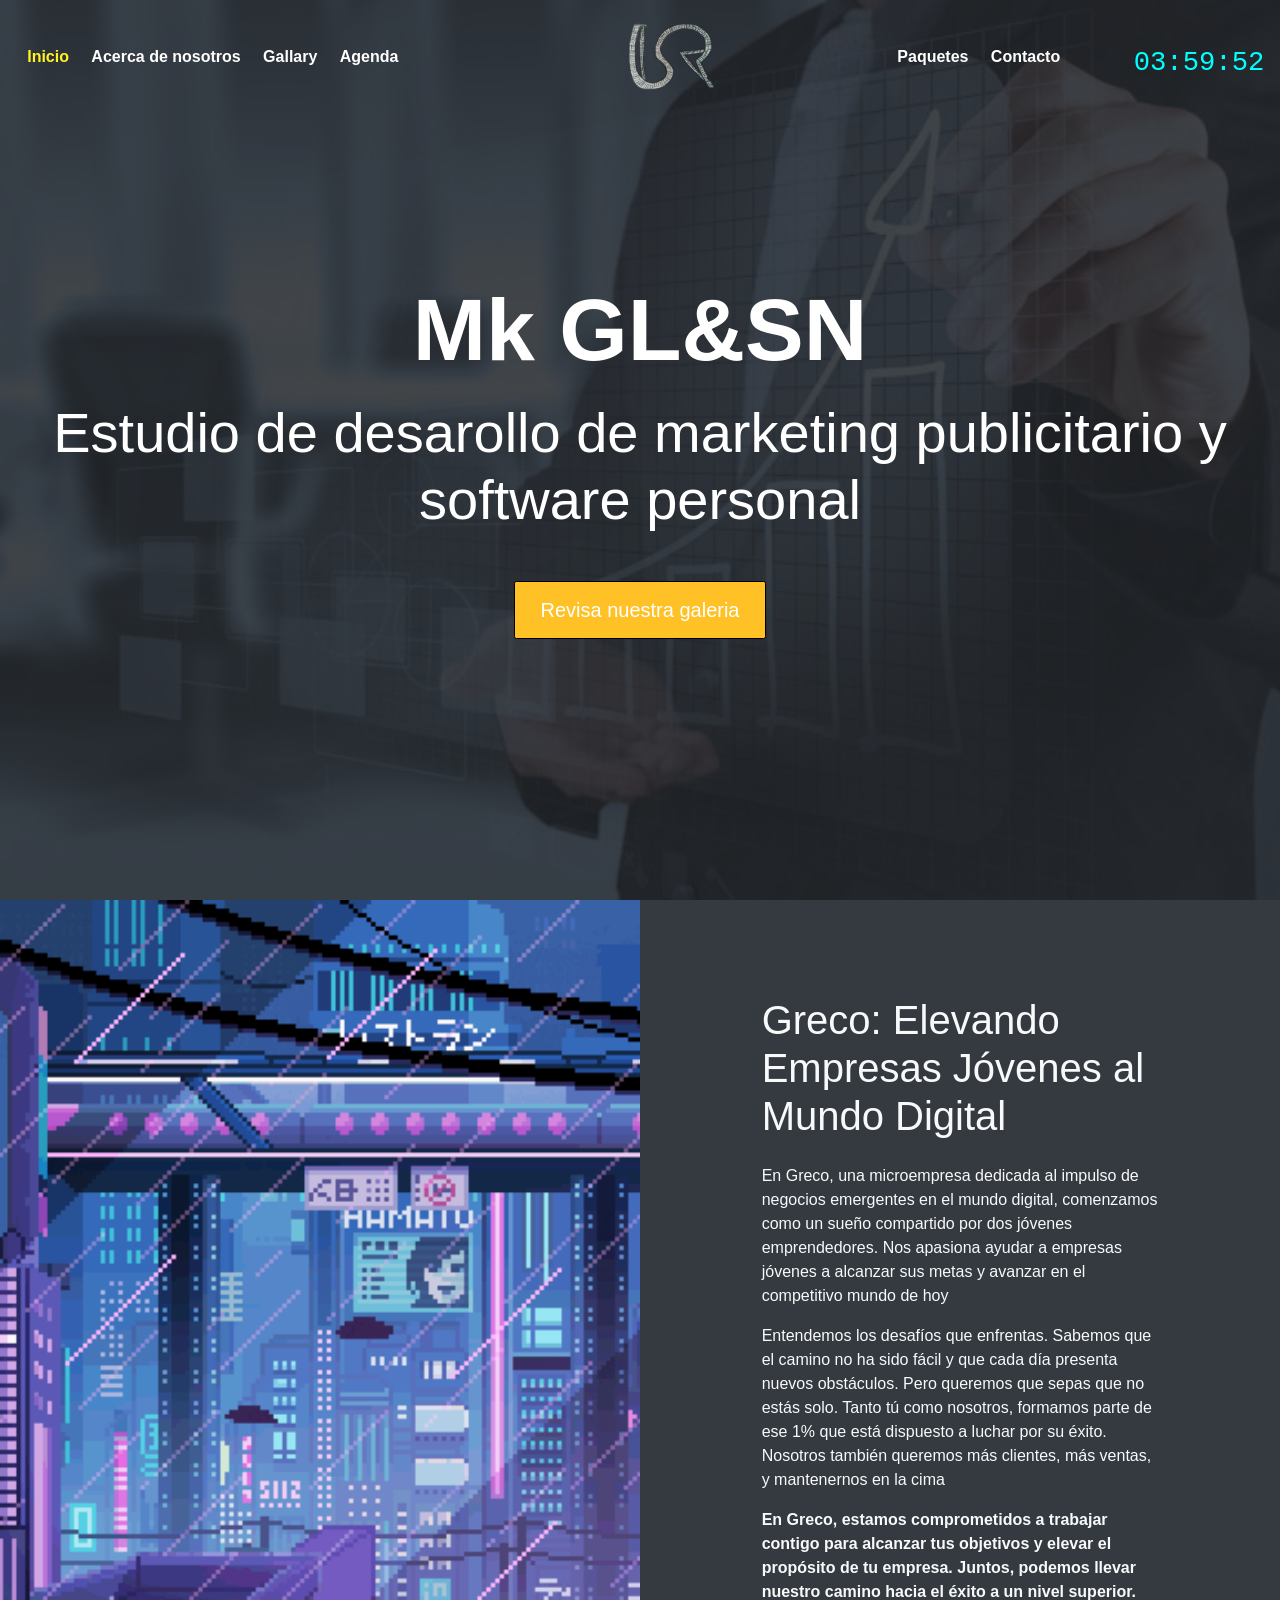
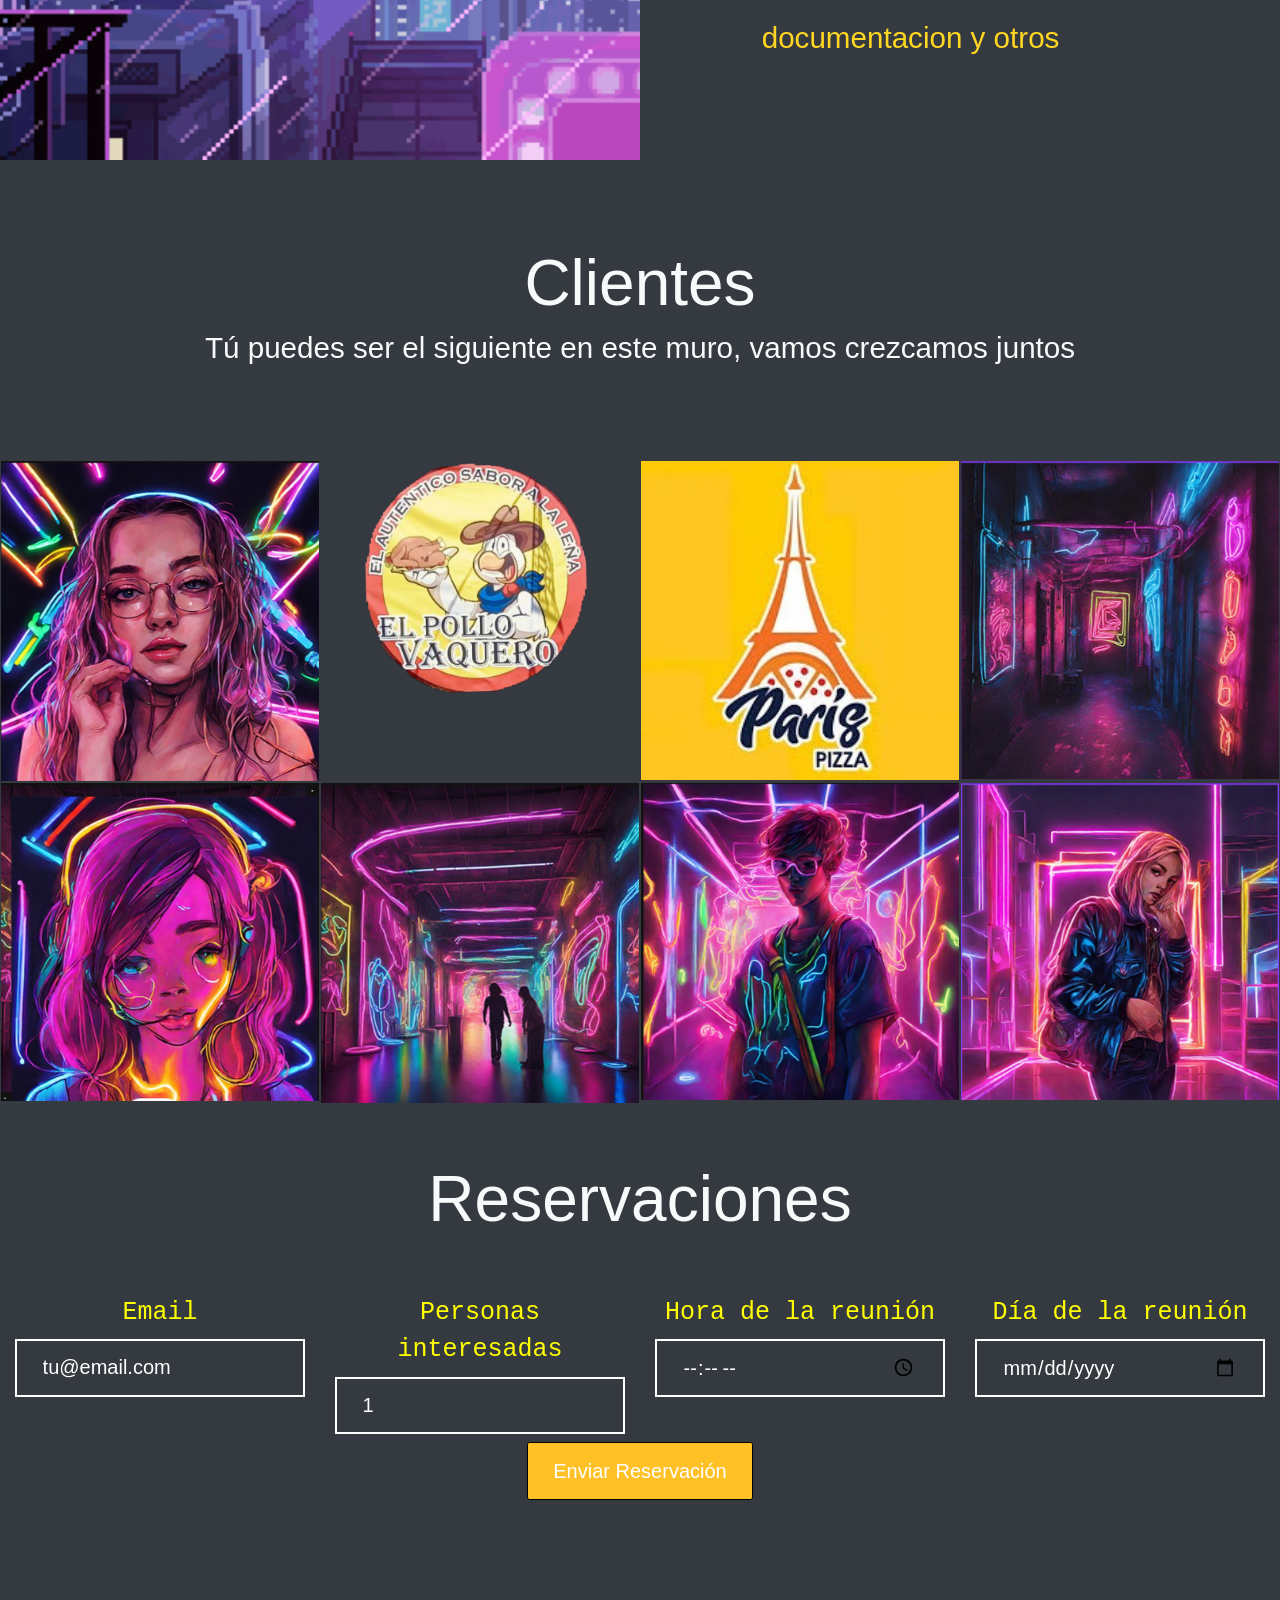
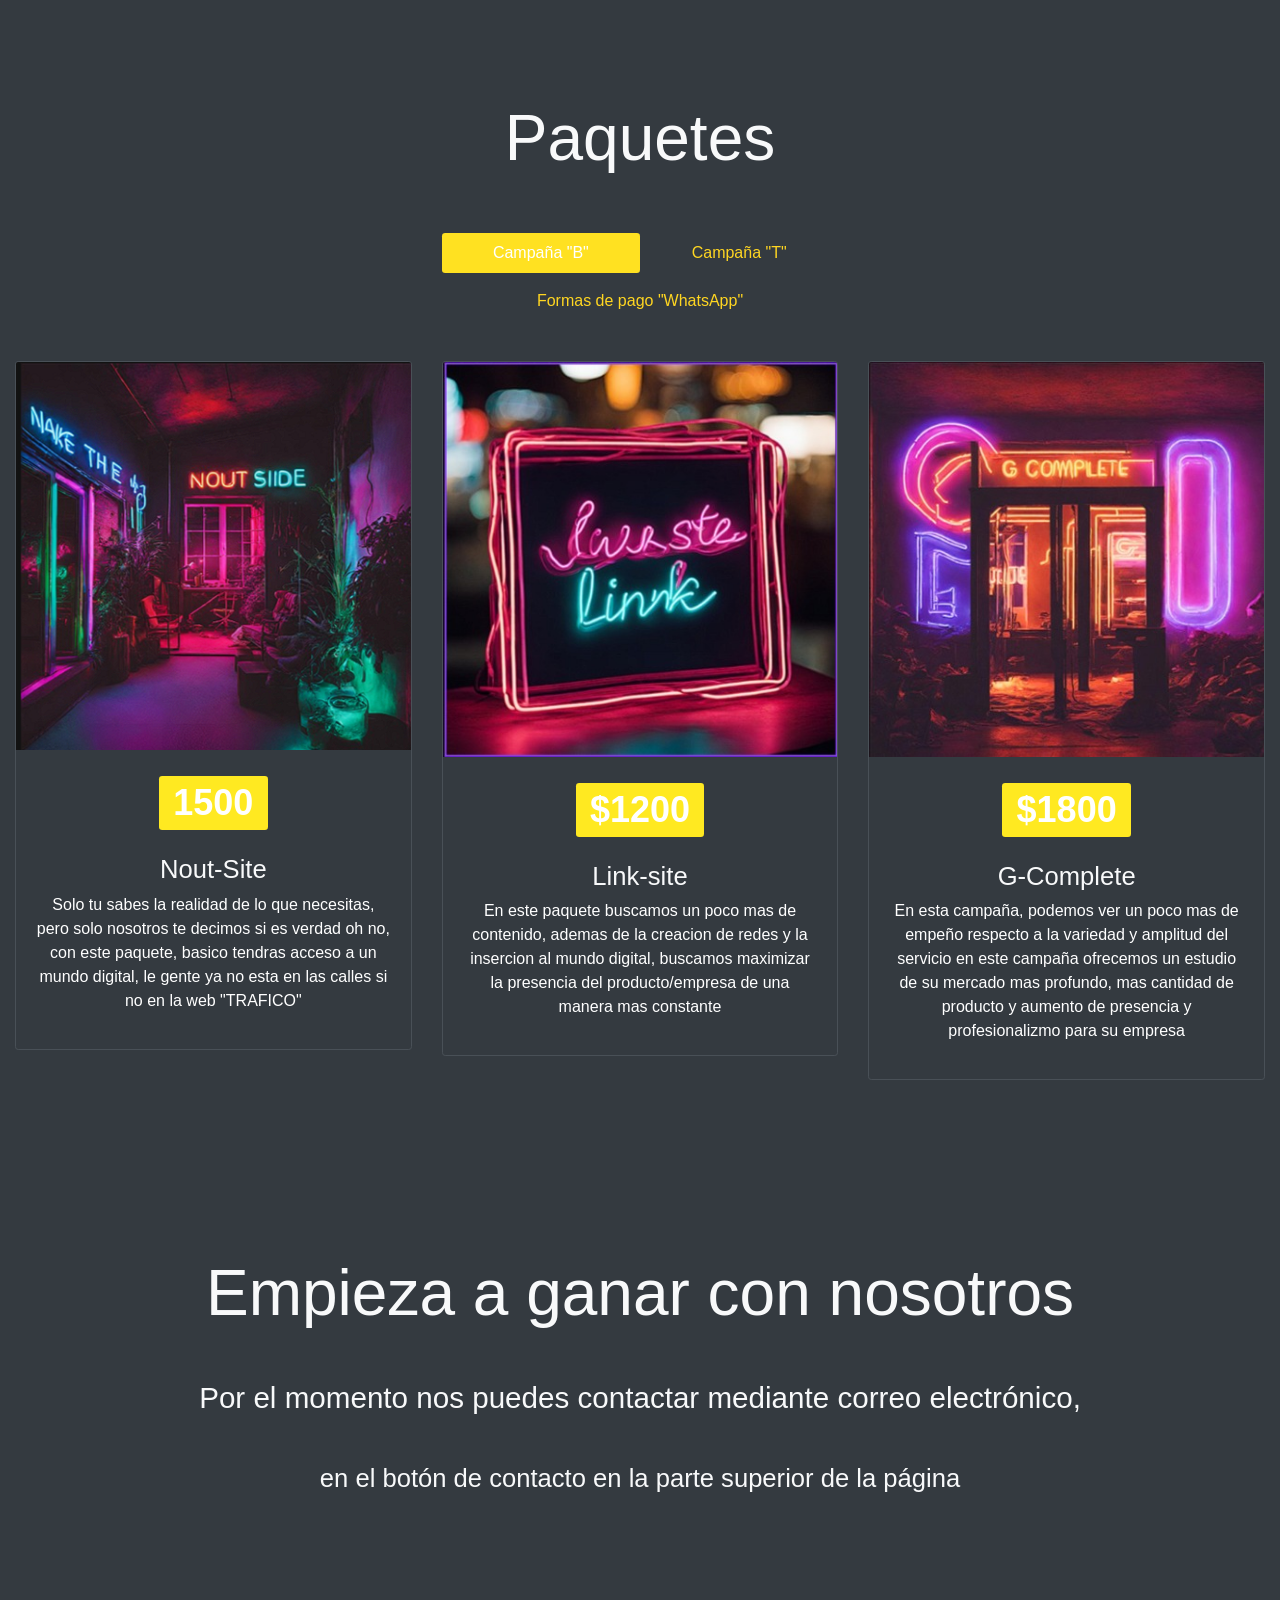
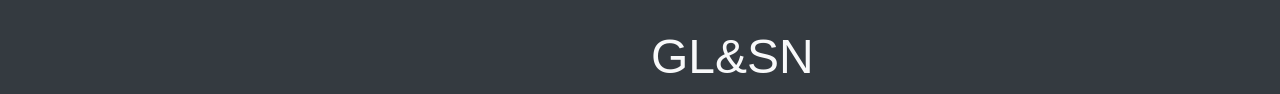
<file: index.html>
<!DOCTYPE html>
<html lang="es">
<head>
    <meta charset="utf-8">
    <meta name="viewport" content="width=device-width, initial-scale=1, shrink-to-fit=no">
    <meta name="description" content="GL&SN y Greco: Desarrollo de marketing publicitario y software personal.">
    <meta name="author" content="Devcrud">
    <meta http-equiv="X-Frame-Options" content="DENY">
    <meta name="keywords" content="GL&SN, Greco, MK GL&SN, desarrollo de marketing, software personal, publicidad">

    <title>GL&SN | Desarrollo de Marketing Publicitario y Software</title>
   
    <!-- font icons -->
    <link rel="stylesheet" href="assets/vendors/themify-icons/css/themify-icons.css">
    <link rel="stylesheet" href="assets/vendors/animate/animate.css">
    <!-- Bootstrap + FoodHut main styles -->
    <link rel="stylesheet" href="assets/css/foodhut.css">
    <link rel="stylesheet" href="style.css">
</head>
<body data-spy="scroll" data-target=".navbar" data-offset="40" id="home">
    
    
    <!-- Navbar -->
    <nav class="custom-navbar navbar navbar-expand-lg navbar-dark fixed-top" data-spy="affix" data-offset-top="10">
        <button class="navbar-toggler" type="button" data-toggle="collapse" data-target="#navbarSupportedContent" aria-controls="navbarSupportedContent" aria-expanded="false" aria-label="Toggle navigation">
            <span class="navbar-toggler-icon"></span>
        </button>
        <div class="collapse navbar-collapse" id="navbarSupportedContent">
            <ul class="navbar-nav">
                <li class="nav-item">
                    <a class="nav-link" href="#home">Inicio</a>
                </li>
                <li class="nav-item">
                    <a class="nav-link" href="#about">Acerca de nosotros</a>
                </li>
                <li class="nav-item">
                    <a class="nav-link" href="#gallary">Gallary</a>
                </li>
                <li class="nav-item">
                    <a class="nav-link" href="#book-table">Agenda</a>
                </li>
            </ul>
            <a class="navbar-brand m-auto" href="#">
                <img src="assets/imgs/logo-line.gif" class="brand-img" alt="">
                <span class="brand-txt">GL&SN</span>
            </a>
            <ul class="navbar-nav">
                <li class="nav-item">
                    <a class="nav-link" href="#blog">Paquetes<span class="sr-only">(current)</span></a>
                </li>
                <li class="nav-item">
                    <a class="nav-link" href="iframe/index.html">Contacto</a>
                </li>
                </ul>
                <u1 class="relojero">
                <li class="nav-item">
                    <iframe  width="130px" height="40px" src="juego/juego.html" frameborder="0" ></iframe>
                </li>
                
                </u1>
           
        </div>
    </nav>
    <!-- header -->
    <header id="home" class="header">
        <div class="overlay text-white text-center">
            <h1 class="display-2 font-weight-bold my-3">Mk GL&SN</h1>
            <h2 class="display-4 mb-5">Estudio de desarollo de marketing publicitario y software personal</h2>
            <a class="btn btn-lg btn-primary" href="#gallary">Revisa nuestra galeria</a>
        </div>
    </header>

    <!--  About Section  -->
    <div id="about" class="container-fluid wow fadeIn" id="about"data-wow-duration="1.5s">
        <div class="row">
            <div class="col-lg-6 has-img-bg"></div>
            <div class="col-lg-6">
                <div class="row justify-content-center">
                    <div class="col-sm-8 py-5 my-5">
                        <h2 class="mb-4">Greco: Elevando Empresas Jóvenes al Mundo Digital</h2>
                        <p>En Greco, una microempresa dedicada al impulso de negocios emergentes en el mundo digital, comenzamos como un sueño compartido por dos jóvenes emprendedores. Nos apasiona ayudar a empresas jóvenes a alcanzar sus metas y avanzar en el competitivo mundo de hoy</p>
                        <p>Entendemos los desafíos que enfrentas. Sabemos que el camino no ha sido fácil y que cada día presenta nuevos obstáculos. Pero queremos que sepas que no estás solo. Tanto tú como nosotros, formamos parte de ese 1% que está dispuesto a luchar por su éxito. Nosotros también queremos más clientes, más ventas, y mantenernos en la cima</p>
                        <p><b>En Greco, estamos comprometidos a trabajar contigo para alcanzar tus objetivos y elevar el propósito de tu empresa. Juntos, podemos llevar nuestro camino hacia el éxito a un nivel superior.</b></p>
                        
                        <a href="assets/imgs/titulo.pdf"><h3>documentacion y otros</h3></a>
                    </div>
                </div>
            </div>
        </div>
    </div>

    <!--  gallary Section  -->
    <div id="gallary" class="text-center bg-dark text-light has-height-md middle-items wow fadeIn">
        <h2 class="section-title">Clientes</h2>
        <h3>Tú puedes ser el siguiente en este muro, vamos crezcamos juntos </h3>
    </div>
    <div class="gallary row">
        <div class="col-sm-6 col-lg-3 gallary-item wow fadeIn">
            <img src="assets/imgs/galeria1.png" alt="template by DevCRID http://www.devcrud.com/" class="gallary-img">
            <a href="assets/imgs/image.png" class="gallary-overlay">
                <i class="gallary-icon ti-plus"></i>
            </a>
        </div>
        <div class="col-sm-6 col-lg-3 gallary-item wow fadeIn">
            <img src="assets/imgs/logo-pollo.png" alt="template by DevCRID http://www.devcrud.com/" class="gallary-img">
            <a href="https://www.facebook.com/profile.php?id=61557357241085&locale=es_LA" class="gallary-overlay">
                <i class="gallary-icon ti-plus"></i>
            </a>
        </div>
        <div class="col-sm-6 col-lg-3 gallary-item wow fadeIn">
            <img src="assets/imgs/paris.jpeg" alt="template by DevCRID http://www.devcrud.com/" class="gallary-img">
            <a href="#" class="gallary-overlay">
                <i class="gallary-icon ti-plus"></i>
            </a>
        </div>
        <div class="col-sm-6 col-lg-3 gallary-item wow fadeIn">
            <img src="assets/imgs/galeria2.png" alt="template by DevCRID http://www.devcrud.com/" class="gallary-img">
            <a href="assets/imgs/image.png" class="gallary-overlay">
                <i class="gallary-icon ti-plus"></i>
            </a>
        </div>
        <div class="col-sm-6 col-lg-3 gallary-item wow fadeIn">
            <img src="assets/imgs/galeria3.png" alt="template by DevCRID http://www.devcrud.com/" class="gallary-img">
            <a href="assets/imgs/image.png" class="gallary-overlay">
                <i class="gallary-icon ti-plus"></i>
            </a>
        </div>
        <div class="col-sm-6 col-lg-3 gallary-item wow fadeIn">
            <img src="assets/imgs/galeria4.png" alt="template by DevCRID http://www.devcrud.com/" class="gallary-img">
            <a href="assets/imgs/image.png" class="gallary-overlay">
                <i class="gallary-icon ti-plus"></i>
            </a>
        </div>
        <div class="col-sm-6 col-lg-3 gallary-item wow fadeIn">
            <img src="assets/imgs/galeria5.png" alt="template by DevCRID http://www.devcrud.com/" class="gallary-img">
            <a href="assets/imgs/image.png" class="gallary-overlay">
                <i class="gallary-icon ti-plus"></i>
            </a>
        </div>
        <div class="col-sm-6 col-lg-3 gallary-item wow fadeIn">
            <img src="assets/imgs/galeria6.png" alt="template by DevCRID http://www.devcrud.com/" class="gallary-img">
            <a href="assets/imgs/image.png" class="gallary-overlay">
                <i class="gallary-icon ti-plus"></i>
            </a>
        </div>
       
    <!-- book a table Section  -->
   <div class="container-fluid has-bg-overlay text-center text-light has-height-lg middle-items" id="book-table">
        <div class="">
            <h2 class="section-title mb-5">Reservaciones</h2>
            <form action="enviar.php" method="post">
                <div class="row mb-5">
                    <div class="col-sm-6 col-md-3 col-xs-12 my-2">
                        <label class="label-reservacion" for="e-mail-usuario">Email</label>
                        <input type="email" id="booktable" name="e-mail-usuario" class="form-control form-control-lg custom-form-control" placeholder="tu@email.com" required>
                    </div>
                    <div class="col-sm-6 col-md-3 col-xs-12 my-2">
                        <label class="label-reservacion" for="interesados">Personas interesadas</label>
                        <input type="number" id="booktable" name="interesados" class="form-control form-control-lg custom-form-control" placeholder="Participantes-Interesados" max="20" min="0" value="1" required>
                    </div>
                    <div class="col-sm-6 col-md-3 col-xs-12 my-2">
                        <label class="label-reservacion" for="horario">Hora de la reunión</label>
                        <input type="time" id="booktable" name="horario" class="form-control form-control-lg custom-form-control" placeholder="hora" required>
                    </div>
                    <div class="col-sm-6 col-md-3 col-xs-12 my-2">
                        <label class="label-reservacion" for="fecha">Día de la reunión</label>
                        <input type="date" id="booktable" name="fecha" class="form-control form-control-lg custom-form-control" placeholder="12/12/12" required>
                    </div>
                    <div class="btn-submit">
                        <input type="submit" class="btn btn-lg btn-primary" id="rounded-btn" value="Enviar Reservación">
                    </div>
                    <input type="hidden" name="_next" value="index.html">
                    <input type="hidden" name="_captcha" value="false">
                    <input type="hidden" name="_subject" value="Nueva Reservación">
                    <input type="hidden" name="_template" value="box">
                    <input type="hidden" name="_autoresponse" value="Gracias por hacer una reservación con nosotros, por favor responder a este e-mail con su nombre para terminar el proceso, gracias por su preferencia.">
                </div>
            </form>
        </div>
    </div>
    <!-- BLOG Section  -->
    <div id="blog" class="container-fluid bg-dark text-light py-5 text-center wow fadeIn">
        <h2 class="section-title py-5">Paquetes</h2>
        <div class="row justify-content-center">
            <div class="col-sm-7 col-md-4 mb-5">
                <ul class="nav nav-pills nav-justified mb-3" id="pills-tab" role="tablist">
                    <li class="nav-item">
                        <a class="nav-link active" id="pills-home-tab" data-toggle="pill" href="#foods" role="tab" aria-controls="pills-home" aria-selected="true">Campaña "B"</a>
                    </li>
                    <li class="nav-item">
                        <a class="nav-link" id="pills-profile-tab" data-toggle="pill" href="#juices" role="tab" aria-controls="pills-profile" aria-selected="false">Campaña "T"</a>
                    
                    </li>
                </ul>
                <a href="iframe/index.html">Formas de pago "WhatsApp"</a>
            </div>
        </div>
        <div class="tab-content" id="pills-tabContent">
            <div class="tab-pane fade show active" id="foods" role="tabpanel" aria-labelledby="pills-home-tab">
                <div class="row">
                    <div class="col-md-4">
                        <div class="card bg-transparent border my-3 my-md-0">
                            <img src="assets/imgs/Noutside.png" alt="template by DevCRID http://www.devcrud.com/" class="rounded-0 card-img-top mg-responsive">
                            <div class="card-body">
                                <h1 class="text-center mb-4"><a href="assets/imgs/NOUT-SITE_page-0001.jpg" class="badge badge-primary">1500</a></h1>
                                <h4 class="pt20 pb20">  Nout-Site</h4>
                                <p class="text-white">Solo tu sabes la realidad de lo que necesitas, pero solo nosotros te decimos si es verdad oh no, con este paquete, basico tendras acceso a un mundo digital, le gente ya no esta en las calles si no en la web "TRAFICO"</p>
                            </div>
                        </div>
                    </div>
                    <div class="col-md-4">
                        <div class="card bg-transparent border my-3 my-md-0">
                            <img src="assets/imgs/WhatsApp Image 2024-04-09 at 10.50.07 PM.jpeg" alt="template by DevCRID http://www.devcrud.com/" class="rounded-0 card-img-top mg-responsive">
                            <div class="card-body">
                                <h1 class="text-center mb-4"><a href="assets/imgs/Link-SITE.jpg" class="badge badge-primary">$1200</a></h1>
                                <h4 class="pt20 pb20">Link-site</h4>
                                <p class="text-white"> En este paquete buscamos un poco mas de contenido, ademas de la creacion de redes y la insercion al mundo digital, buscamos maximizar la presencia del producto/empresa de una manera mas constante </p>
                            </div>
                        </div>
                    </div>
                    <div class="col-md-4">
                        <div class="card bg-transparent border my-3 my-md-0">
                            <img src="assets/imgs/WhatsApp Image 2024-04-09 at 10.48.44 PM.jpeg" alt="template by DevCRID http://www.devcrud.com/" class="rounded-0 card-img-top mg-responsive">
                            <div class="card-body">
                                <h1 class="text-center mb-4"><a href="assets/imgs/g-complete.jpg" class="badge badge-primary">$1800</a></h1>
                                <h4 class="pt20 pb20">G-Complete </h4>
                                <p class="text-white">En esta campaña, podemos ver un poco mas de empeño respecto a la variedad y amplitud del servicio en este campaña ofrecemos un estudio de su mercado mas profundo, mas cantidad de producto y aumento de presencia y profesionalizmo para su empresa</p>
                            </div>
                        </div>
                    </div>
                </div>
            </div>
            <div class="tab-pane fade" id="juices" role="tabpanel" aria-labelledby="pills-profile-tab">
                <div class="row">
                    <div class="col-md-4 my-3 my-md-0">
                        <div class="card bg-transparent border">
                            <img src="assets/imgs/SN-COMPLETE.jpeg" alt="template by DevCRID http://www.devcrud.com/" class="rounded-0 card-img-top mg-responsive">
                            <div class="card-body">
                                <h1 class="text-center mb-4"><a href="assets/imgs/sn_complete.jpg" class="badge badge-primary">$2000</a></h1>
                                <h4 class="pt20 pb20">SN-COMPLETE</h4>
                                <p class="text-white">SN-COMPLETE, es una campaña diseñada para negocios como el suyo con potencial y con una gran necesidad de ampliarse al mundo digital el contenido de calidad y la presencia bien calculada le ofrece una puerta al exito</p>
                            </div>
                        </div>
                    </div>
                    <div class="col-md-4 my-3 my-md-0">
                        <div class="card bg-transparent border">
                            <img src="assets/imgs/EL-SITE.jpeg" alt="template by DevCRID http://www.devcrud.com/" class="rounded-0 card-img-top mg-responsive">
                            <div class="card-body">
                                <h1 class="text-center mb-4"><a href="assets/imgs/El-site.jpg" class="badge badge-primary">$2500</a></h1>
                                <h4 class="pt20 pb20">EL-SITE</h4>
                                <p class="text-white">Este paquete de semi-profesionalidad no solo entrega un contenido de alta calidad da presencia, la presencia a la hora de vender es muy importante te hace ver lo valioso que eres y que el estar en un trato contigo es de valor y una oportunidad, este paquete es para ti no lo pierdas</p>
                            </div>
                        </div>
                    </div>
                    <div class="col-md-4 my-3 my-md-0">
                        <div class="card bg-transparent border">
                            <img src="assets/imgs/V-COMPLETE.jpeg" alt="template by DevCRID http://www.devcrud.com/" class="rounded-0 card-img-top mg-responsive">
                            <div class="card-body">
                                <h1 class="text-center mb-4"><a href="assets/imgs/v-complete.jpg" class="badge badge-primary">$3000</a></h1>
                                <h4 class="pt20 pb20">V-COMPLETE</h4>
                                <p class="text-white">¡V-complete! si nuestros assesores te tomaron en cuenta para este paquete, sientete feliz, tienes mucho que explotar, en esta campaña el contenido profesional puede hablar por si solo</p>
                            </div>
                        </div>
                    </div>
                </div>
            </div>
        </div>
    </div>

    
    <!-- CONTACT Section  -->
    <div style="position: absolute;">
   
     </div>
      <!-- Book a Table Section -->
    <div class="container-fluid has-bg-overlay text-center text-light has-height-lg middle-items" id="book-table">
        <div class="">
            <h2 class="section-title mb-5">Empieza a ganar con nosotros</h2>
            <h3 class="mb-5">Por el momento nos puedes contactar mediante correo electrónico,</h3>
            <h4>en el botón de contacto en la parte superior de la página</h4>
        </div>
    </div>

    <!-- Footer -->

    
   

   
    <!-- end of page footer -->

    <footer>
        

          <h1 class="ultimo">GL&SN</h1>

        
    </footer>
  
	<!-- core  -->
    <script src="assets/vendors/jquery/jquery-3.4.1.js"></script>
    <script src="assets/vendors/bootstrap/bootstrap.bundle.js"></script>

    <!-- bootstrap affix -->
    <script src="assets/vendors/bootstrap/bootstrap.affix.js"></script>

    <!-- wow.js -->
    <script src="assets/vendors/wow/wow.js"></script>
    
    <!-- google maps -->


    <!-- FoodHut js -->
    <script src="assets/js/foodhut.js"></script>

</body>
</html>
</file>
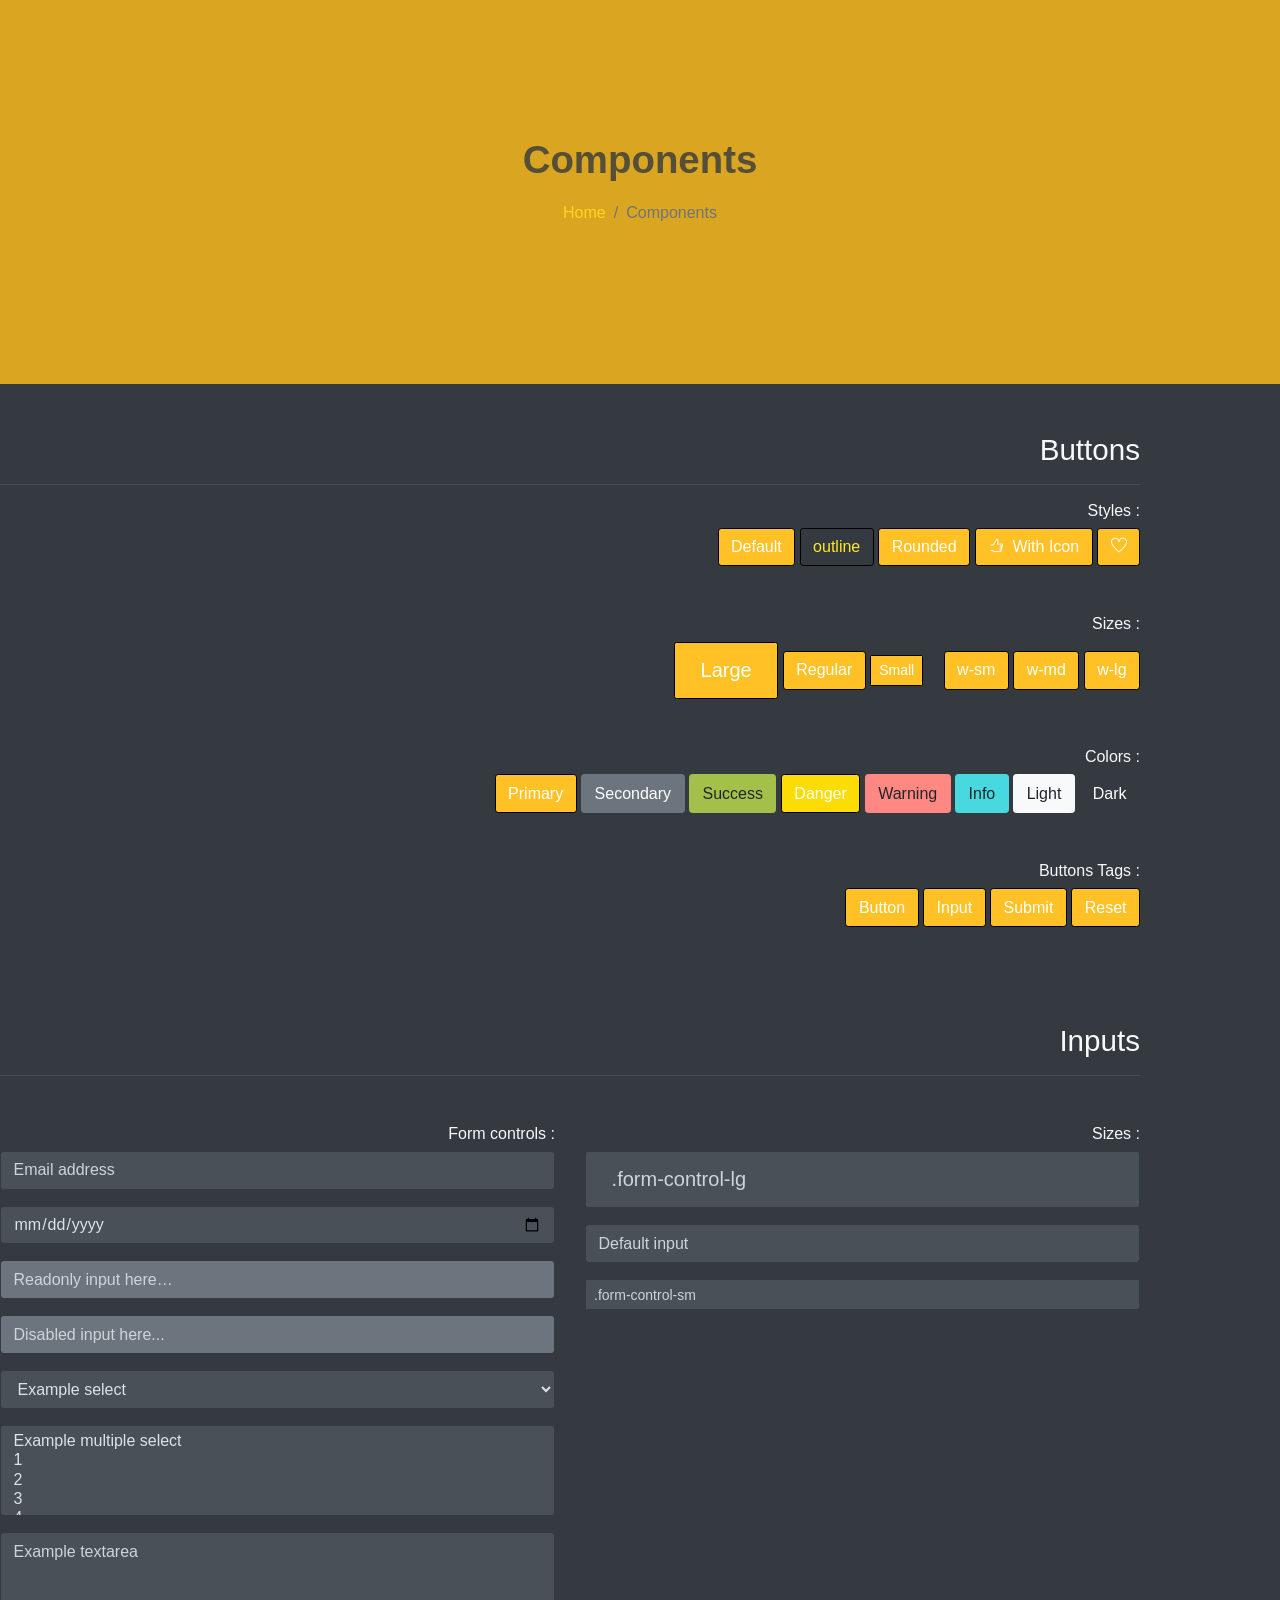
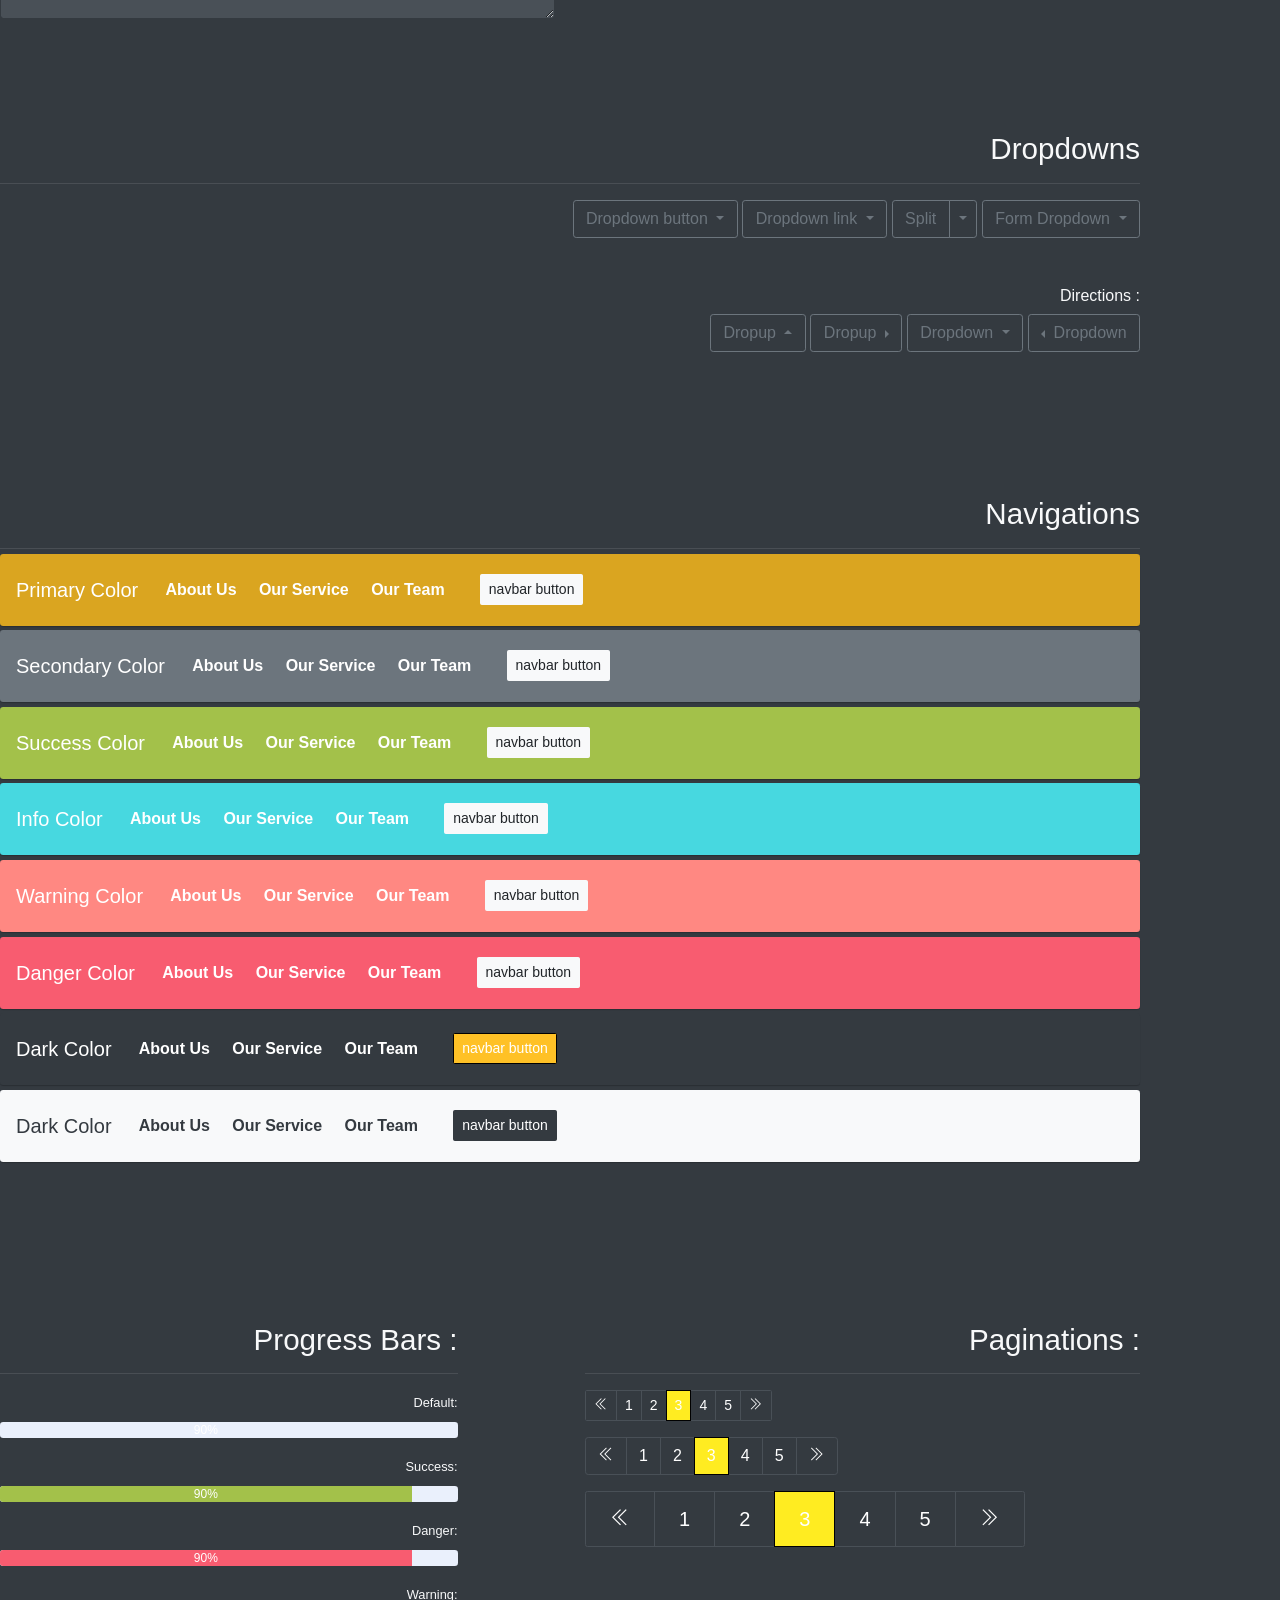
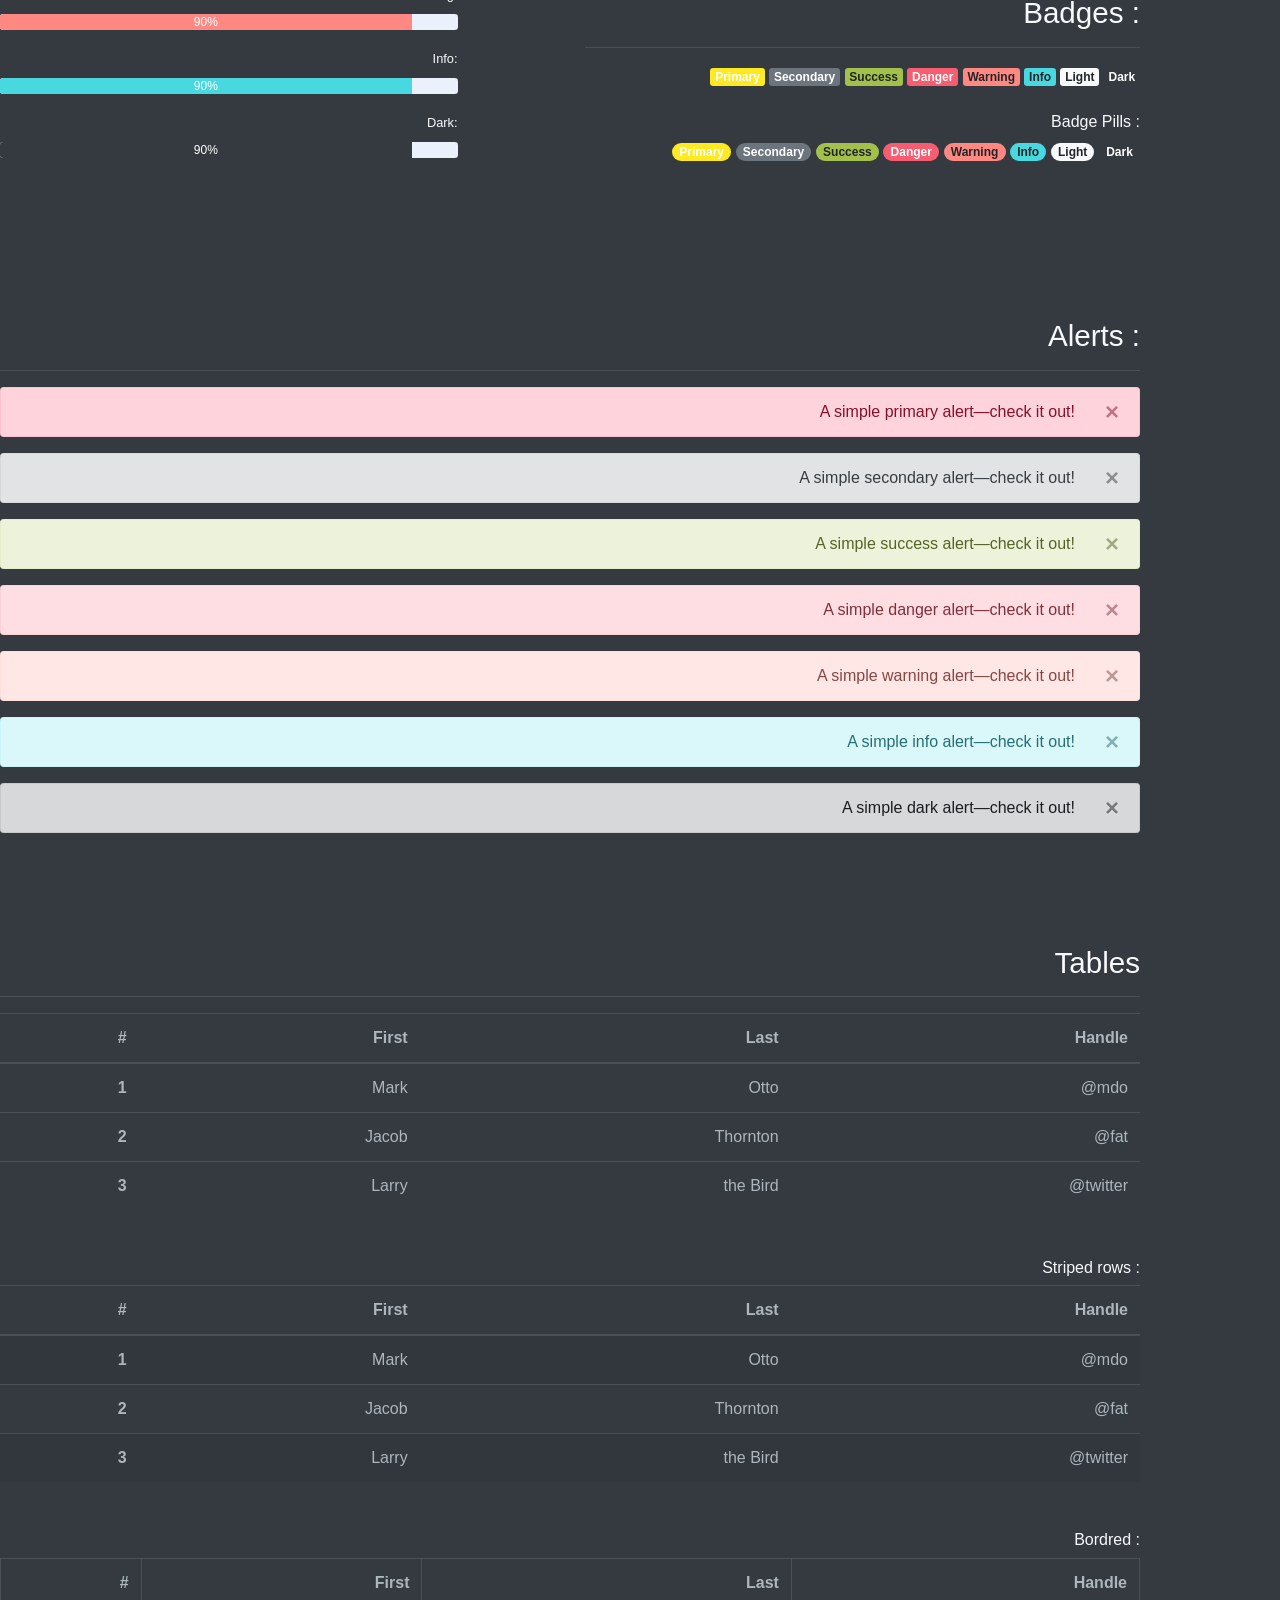
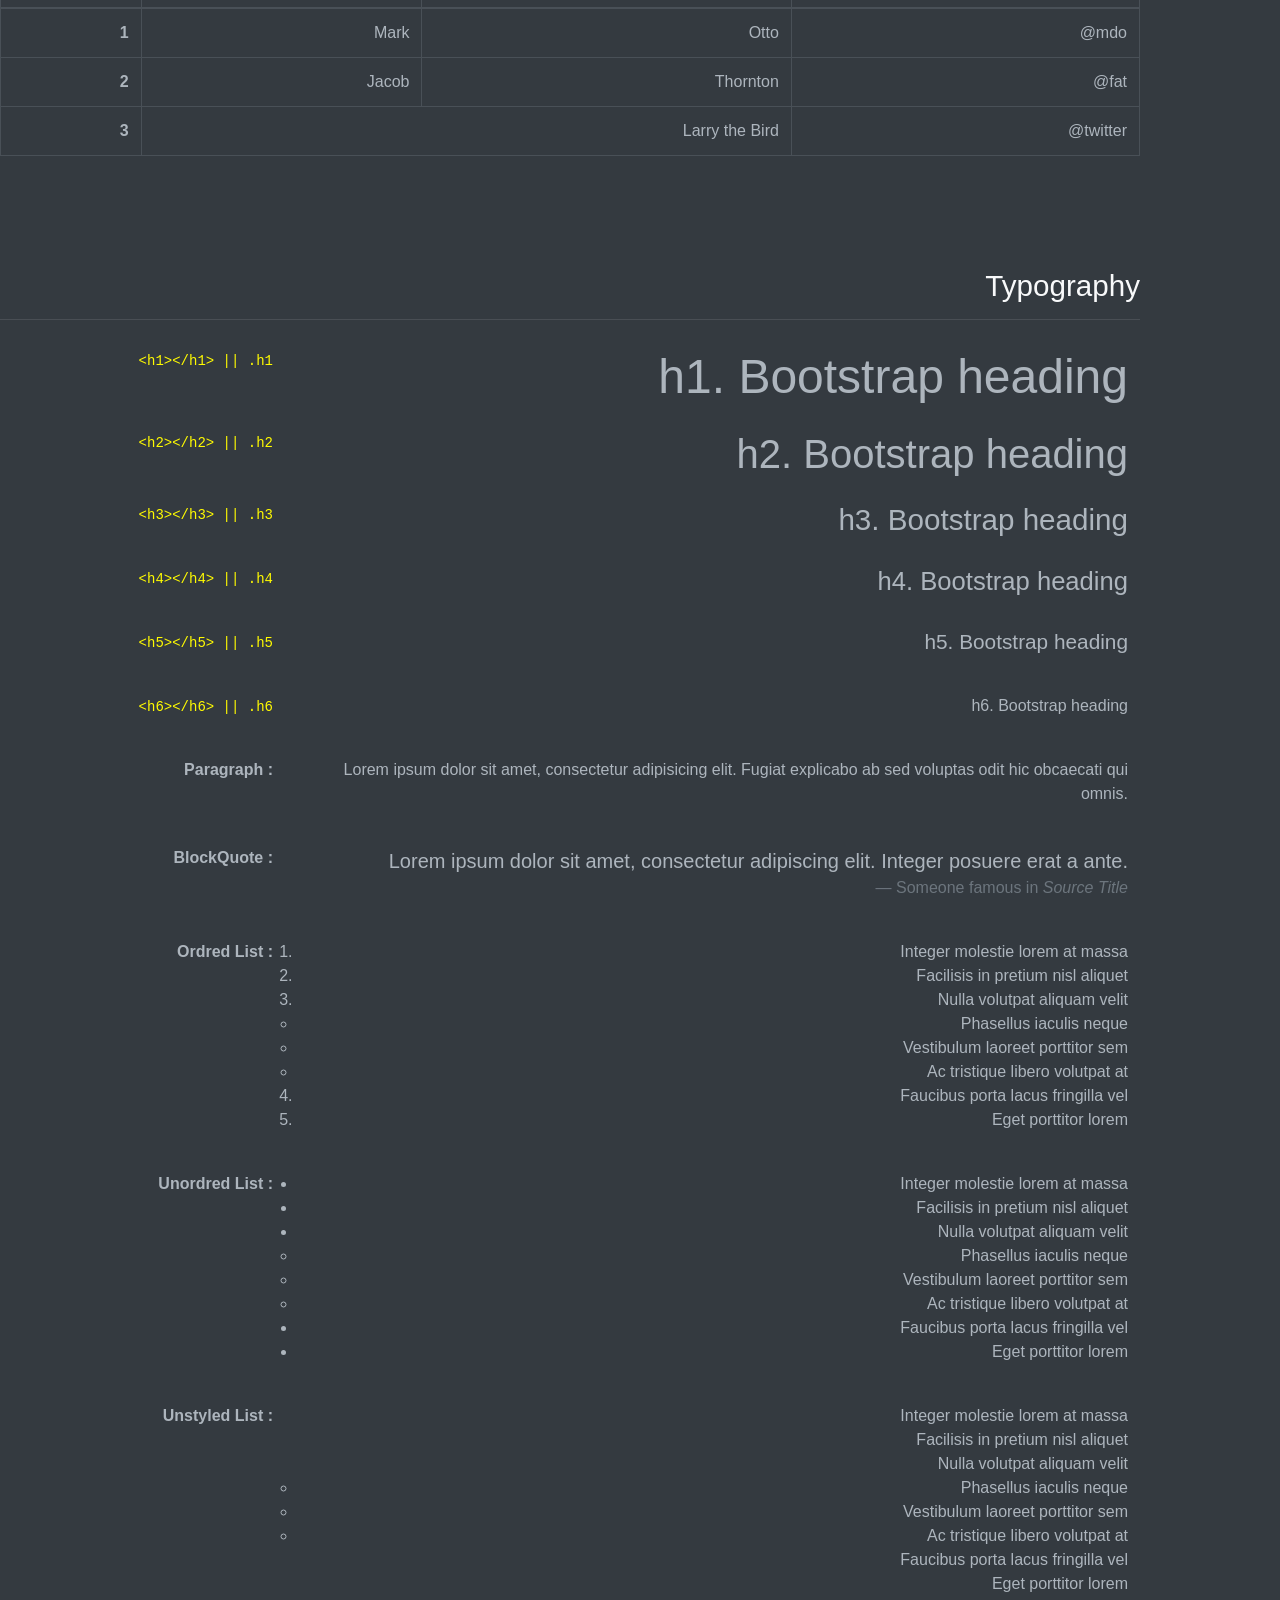
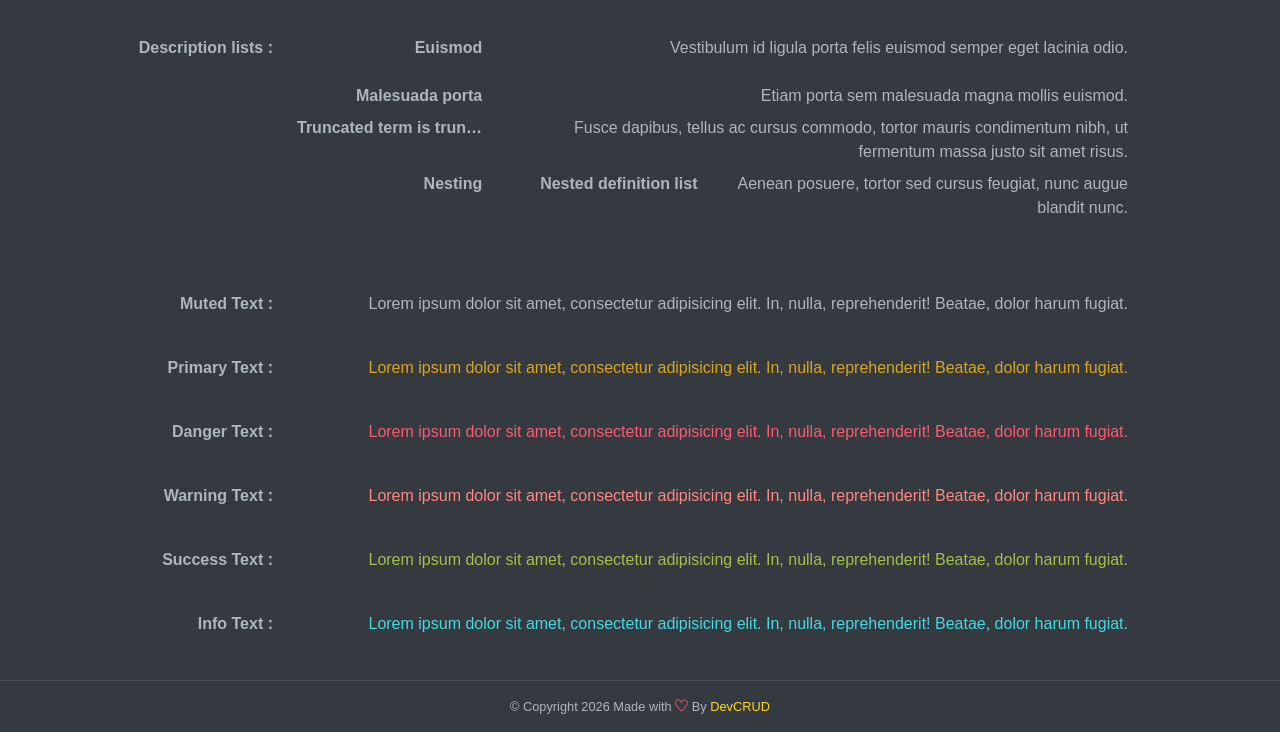
<file: components.html>
<!DOCTYPE html>
<html lang="en">
<head>
   <meta charset="utf-8">
    <meta name="viewport" content="width=device-width, initial-scale=1, shrink-to-fit=no">
    <meta name="description" content="Start your development with FoodHut landing page.">
    <meta name="author" content="Devcrud">
    <title>FoodHut | Free Bootstrap 4.3.x template</title>

   <!-- font icons -->
   <link rel="stylesheet" href="assets/vendors/themify-icons/css/themify-icons.css">

   <!-- Bootstrap + Steller  -->
   <link rel="stylesheet" href="assets/css/foodhut.css">
</head>
<body>

   <!-- Page Header -->
   <header class="header header-mini"> 
      <div class="header-title">Components</div> 
      <nav aria-label="breadcrumb">
         <ol class="breadcrumb">
            <li class="breadcrumb-item"><a href="/">Home</a></li>
            <li class="breadcrumb-item active" aria-current="page">Components</li>
         </ol>
      </nav>
   </header> <!-- End Of Page Header -->

   <!-- main content -->
   <div class="container">

      <!-- Buttons -->
      <h3 class="mt-5">Buttons</h3>
      <hr>
      <h6 class="section-secondary-title">Styles :</h6>
      <button class="btn btn-primary">Default</button>
      <button class="btn btn-outline-primary">outline</button>
      <button class="btn btn-primary rounded">Rounded</button>
      <button class="btn btn-primary rounded"><i class="ti-thumb-up pr-1"></i> With Icon</button>
      <button class="btn btn-primary circle"><i class="ti-heart"></i></button>

      <h6 class="section-secondary-title mt-5">Sizes :</h6>
      <button class="btn btn-primary btn-lg">Large</button>
      <button class="btn btn-primary ">Regular</button>
      <button class="btn btn-primary btn-sm">Small</button>
      <button class="btn btn-primary w-sm ml-3">w-sm</button>
      <button class="btn btn-primary w-md">w-md</button>
      <button class="btn btn-primary w-lg">w-lg</button>

      <h6 class="section-secondary-title mt-5">Colors :</h6>          
      <button type="button" class="btn btn-primary">Primary</button>
      <button type="button" class="btn btn-secondary">Secondary</button>
      <button type="button" class="btn btn-success">Success</button>
      <button type="button" class="btn btn-danger">Danger</button>
      <button type="button" class="btn btn-warning">Warning</button>
      <button type="button" class="btn btn-info">Info</button>
      <button type="button" class="btn btn-light">Light</button>
      <button type="button" class="btn btn-dark">Dark</button>

      <h6 class="section-secondary-title mt-5">Buttons Tags :</h6>
      <button class="btn btn-primary" type="submit">Button</button>
      <input class="btn btn-primary" type="button" value="Input">
      <input class="btn btn-primary" type="submit" value="Submit">
      <input class="btn btn-primary" type="reset" value="Reset">
      
      <!-- devider -->
      <div class="py-5"></div>

      <!-- Inputs -->
      <h3>Inputs</h3>
      <hr>
      <div class="row mt-5">
         <div class="col-md-6">
            <h6 class="section-secondary-title">Form controls :</h6>        
            <div class="form-group">
               <input type="email" class="form-control" id="exampleFormControlInput1" placeholder="Email address">
            </div>
            <div class="form-group">
               <input type="date" class="form-control" id="exampleFormControlInput1" placeholder="Date">
            </div>
            <div class="form-group">
               <input class="form-control" type="text" placeholder="Readonly input here…" readonly>
            </div>
            <div class="form-group">
               <input class="form-control" id="disabledInput" type="text" placeholder="Disabled input here..." disabled>
            </div>
            <div class="form-group">
               <select class="form-control" id="exampleFormControlSelect1">
                  <option>Example select</option>
                  <option>1</option>
                  <option>2</option>
                  <option>3</option>
                  <option>4</option>
                  <option>5</option>
               </select>
            </div>
            <div class="form-group">
               <select multiple class="form-control" id="exampleFormControlSelect2">
                  <option>Example multiple select</option>
                  <option>1</option>
                  <option>2</option>
                  <option>3</option>
                  <option>4</option>
                  <option>5</option>
               </select>
            </div>
            <div class="form-group">
               <textarea class="form-control" id="exampleFormControlTextarea1" rows="3" placeholder="Example textarea"></textarea>
            </div>
         </div>
         <div class="col-md-6">
            <h6 class="section-secondary-title">Sizes :</h6>    
            <div class="form-group">
               <input class="form-control form-control-lg" type="text" placeholder=".form-control-lg">             
            </div>
            <div class="form-group">
               <input class="form-control" type="text" placeholder="Default input">
            </div>
            <div class="form-group">
               <input class="form-control form-control-sm" type="text" placeholder=".form-control-sm"> 
            </div>
         </div>
      </div> <!-- end of inputs -->   

      <!-- devider -->
      <div class="py-5"></div>             

      <!-- Dropdowns -->
      <h3 class="components-section-title font-weight-normal">Dropdowns</h3>
      <hr>
      <div class="dropdown d-inline-block">
         <button class="btn btn-outline-secondary dropdown-toggle" type="button" id="dropdownMenuButton" data-toggle="dropdown" aria-haspopup="true" aria-expanded="false">
         Dropdown button
         </button>
         <div class="dropdown-menu" aria-labelledby="dropdownMenuButton">
         <a class="dropdown-item" href="#">Action</a>
         <a class="dropdown-item" href="#">Another action</a>
         <a class="dropdown-item" href="#">Something else here</a>
         </div>
      </div>
      <div class="dropdown d-inline-block">
         <a class="btn btn-outline-secondary dropdown-toggle" href="#" role="button" id="dropdownMenuLink" data-toggle="dropdown" aria-haspopup="true" aria-expanded="false">
            Dropdown link
         </a>
         <div class="dropdown-menu" aria-labelledby="dropdownMenuLink">
            <a class="dropdown-item" href="#">Action</a>
            <a class="dropdown-item" href="#">Another action</a>
            <a class="dropdown-item" href="#">Something else here</a>
         </div>
      </div>
      <div class="btn-group">
         <button type="button" class="btn btn-outline-secondary">Split</button>
         <button type="button" class="btn btn-outline-secondary dropdown-toggle dropdown-toggle-split" data-toggle="dropdown" aria-haspopup="true" aria-expanded="false">
         <span class="sr-only">Toggle Dropdown</span>
         </button>
         <div class="dropdown-menu">
            <a class="dropdown-item" href="#">Action</a>
            <a class="dropdown-item" href="#">Another action</a>
            <a class="dropdown-item" href="#">Something else here</a>
            <div class="dropdown-divider"></div>
            <a class="dropdown-item" href="#">Separated link</a>
         </div>
      </div>
      <div class="btn-group">
         <button class="btn btn-outline-secondary dropdown-toggle" type="button" id="dropdownMenuButton" data-toggle="dropdown" aria-haspopup="true" aria-expanded="false">
            Form Dropdown
         </button>
         <div class="dropdown-menu form">
            <form class="px-4 py-3">
               <div class="form-group">
                  <input type="email" class="form-control" id="exampleDropdownFormEmail1" placeholder="email@example.com">
               </div>
               <div class="form-group">
                  <input type="password" class="form-control" id="exampleDropdownFormPassword1" placeholder="Password">
               </div>
               <div class="form-check mb-3">
                  <input type="checkbox" class="form-check-input" id="dropdownCheck">
                  <label class="form-check-label" for="dropdownCheck">
                     Remember me
                  </label>
               </div>
               <button type="submit" class="btn btn-primary btn-block">Sign in</button>
            </form>
            <div class="dropdown-divider"></div>
            <a class="dropdown-item" href="#"><small>New around here? Sign up</small></a>
            <a class="dropdown-item" href="#"><small>Forgot password?</small></a>
         </div>
      </div>       
      <h6 class="section-secondary-title mt-5">Directions :</h6>  
      <div class="btn-group dropup">
         <button type="button" class="btn btn-outline-secondary dropdown-toggle" data-toggle="dropdown" aria-haspopup="true" aria-expanded="false">
            Dropup
         </button>
         <div class="dropdown-menu">
            <a class="dropdown-item" href="#">Action</a>
            <a class="dropdown-item" href="#">Another action</a>
            <a class="dropdown-item" href="#">Something else here</a>
            <div class="dropdown-divider"></div>
            <a class="dropdown-item" href="#">Separated link</a>
         </div>
      </div>
      <div class="btn-group dropright">
         <button type="button" class="btn btn-outline-secondary dropdown-toggle" data-toggle="dropdown" aria-haspopup="true" aria-expanded="false">
            Dropup
         </button>
         <div class="dropdown-menu">
            <a class="dropdown-item" href="#">Action</a>
            <a class="dropdown-item" href="#">Another action</a>
            <a class="dropdown-item" href="#">Something else here</a>
            <div class="dropdown-divider"></div>
            <a class="dropdown-item" href="#">Separated link</a>
         </div>
      </div>
      <div class="btn-group">
         <button type="button" class="btn btn-outline-secondary dropdown-toggle" data-toggle="dropdown" aria-haspopup="true" aria-expanded="false">
            Dropdown
         </button>
         <div class="dropdown-menu">
            <a class="dropdown-item" href="#">Action</a>
            <a class="dropdown-item" href="#">Another action</a>
            <a class="dropdown-item" href="#">Something else here</a>
            <div class="dropdown-divider"></div>
            <a class="dropdown-item" href="#">Separated link</a>
         </div>
      </div>
      <div class="btn-group dropleft">
         <button type="button" class="btn btn-outline-secondary dropdown-toggle" data-toggle="dropdown" aria-haspopup="true" aria-expanded="false">
            Dropdown
         </button>
         <div class="dropdown-menu">
            <a class="dropdown-item" href="#">Action</a>
            <a class="dropdown-item" href="#">Another action</a>
            <a class="dropdown-item" href="#">Something else here</a>
            <div class="dropdown-divider"></div>
            <a class="dropdown-item" href="#">Separated link</a>
         </div>
      </div> <!-- end of Dropdowns -->  

      <!-- devider -->
      <div class="py-5"></div>   

      <!-- navbars -->
      <h3 class="components-section-title font-weight-normal mt-5">Navigations</h3>
      <hr>
      <nav class="navbar navbar-expand-sm navbar-dark bg-primary rounded shadow mb-3">
         <div class="container">
            <a class="navbar-brand" href="#">Primary Color</a>
            <button class="navbar-toggler ml-auto" type="button" data-toggle="collapse" data-target="#navbarSupportedContent" aria-controls="navbarSupportedContent" aria-expanded="false" aria-label="Toggle navigation">
            <span class="navbar-toggler-icon"></span>
            </button>
            <div class="collapse navbar-collapse" id="navbarSupportedContent">
               <ul class="navbar-nav ml-auto"> 
                  <li class="nav-item">
                     <a class="nav-link" href="#about">About Us</a>
                  </li>
                  <li class="nav-item">
                     <a class="nav-link" href="#service">Our Service</a>
                  </li>
                  <li class="nav-item">
                     <a class="nav-link" href="#team">Our Team</a>
                  </li>
                  <li class="nav-item">
                     <a href="#book-table" class="ml-4 mt-1 btn btn-light btn-sm">navbar button</a>
                  </li>
               </ul>                       
            </div>
         </div>
      </nav>
      <nav class="navbar navbar-expand-sm navbar-dark bg-secondary rounded shadow mb-3">
         <div class="container">
            <a class="navbar-brand" href="#">Secondary Color</a>
            <button class="navbar-toggler ml-auto" type="button" data-toggle="collapse" data-target="#navbarSupportedContent" aria-controls="navbarSupportedContent" aria-expanded="false" aria-label="Toggle navigation">
            <span class="navbar-toggler-icon"></span>
            </button>
            <div class="collapse navbar-collapse" id="navbarSupportedContent">
               <ul class="navbar-nav ml-auto"> 
                  <li class="nav-item">
                     <a class="nav-link" href="#about">About Us</a>
                  </li>
                  <li class="nav-item">
                     <a class="nav-link" href="#service">Our Service</a>
                  </li>
                  <li class="nav-item">
                     <a class="nav-link" href="#team">Our Team</a>
                  </li>
                  <li class="nav-item">
                     <a href="#book-table" class="ml-4 mt-1 btn btn-light btn-sm">navbar button</a>
                  </li>
               </ul>                       
            </div>
         </div>
      </nav>
      <nav class="navbar navbar-expand-sm navbar-dark bg-success rounded shadow mb-3">
         <div class="container">
            <a class="navbar-brand" href="#">Success Color</a>
            <button class="navbar-toggler ml-auto" type="button" data-toggle="collapse" data-target="#navbarSupportedContent" aria-controls="navbarSupportedContent" aria-expanded="false" aria-label="Toggle navigation">
            <span class="navbar-toggler-icon"></span>
            </button>
            <div class="collapse navbar-collapse" id="navbarSupportedContent">
               <ul class="navbar-nav ml-auto"> 
                  <li class="nav-item">
                     <a class="nav-link" href="#about">About Us</a>
                  </li>
                  <li class="nav-item">
                     <a class="nav-link" href="#service">Our Service</a>
                  </li>
                  <li class="nav-item">
                     <a class="nav-link" href="#team">Our Team</a>
                  </li>
                  <li class="nav-item">
                     <a href="#book-table" class="ml-4 mt-1 btn btn-light btn-sm">navbar button</a>
                  </li>
               </ul>                       
            </div>
         </div>
      </nav>
      <nav class="navbar navbar-expand-sm navbar-dark bg-info rounded shadow mb-3">
         <div class="container">
            <a class="navbar-brand" href="#">Info Color</a>
            <button class="navbar-toggler ml-auto" type="button" data-toggle="collapse" data-target="#navbarSupportedContent" aria-controls="navbarSupportedContent" aria-expanded="false" aria-label="Toggle navigation">
            <span class="navbar-toggler-icon"></span>
            </button>
            <div class="collapse navbar-collapse" id="navbarSupportedContent">
               <ul class="navbar-nav ml-auto"> 
                  <li class="nav-item">
                     <a class="nav-link" href="#about">About Us</a>
                  </li>
                  <li class="nav-item">
                     <a class="nav-link" href="#service">Our Service</a>
                  </li>
                  <li class="nav-item">
                     <a class="nav-link" href="#team">Our Team</a>
                  </li>
                  <li class="nav-item">
                     <a href="#book-table" class="ml-4 mt-1 btn btn-light btn-sm">navbar button</a>
                  </li>
               </ul>                       
            </div>
         </div>
      </nav>
      <nav class="navbar navbar-expand-sm navbar-dark bg-warning rounded shadow mb-3">
         <div class="container">
            <a class="navbar-brand" href="#">Warning Color</a>
            <button class="navbar-toggler ml-auto" type="button" data-toggle="collapse" data-target="#navbarSupportedContent" aria-controls="navbarSupportedContent" aria-expanded="false" aria-label="Toggle navigation">
            <span class="navbar-toggler-icon"></span>
            </button>
            <div class="collapse navbar-collapse" id="navbarSupportedContent">
               <ul class="navbar-nav ml-auto"> 
                  <li class="nav-item">
                     <a class="nav-link" href="#about">About Us</a>
                  </li>
                  <li class="nav-item">
                     <a class="nav-link" href="#service">Our Service</a>
                  </li>
                  <li class="nav-item">
                     <a class="nav-link" href="#team">Our Team</a>
                  </li>
                  <li class="nav-item">
                     <a href="#book-table" class="ml-4 mt-1 btn btn-light btn-sm">navbar button</a>
                  </li>
               </ul>                       
            </div>
         </div>
      </nav>
      <nav class="navbar navbar-expand-sm navbar-dark bg-danger rounded shadow mb-3">
         <div class="container">
            <a class="navbar-brand" href="#">Danger Color</a>
            <button class="navbar-toggler ml-auto" type="button" data-toggle="collapse" data-target="#navbarSupportedContent" aria-controls="navbarSupportedContent" aria-expanded="false" aria-label="Toggle navigation">
            <span class="navbar-toggler-icon"></span>
            </button>
            <div class="collapse navbar-collapse" id="navbarSupportedContent">
               <ul class="navbar-nav ml-auto"> 
                  <li class="nav-item">
                     <a class="nav-link" href="#about">About Us</a>
                  </li>
                  <li class="nav-item">
                     <a class="nav-link" href="#service">Our Service</a>
                  </li>
                  <li class="nav-item">
                     <a class="nav-link" href="#team">Our Team</a>
                  </li>
                  <li class="nav-item">
                     <a href="#book-table" class="ml-4 mt-1 btn btn-light btn-sm">navbar button</a>
                  </li>
               </ul>                       
            </div>
         </div>
      </nav>
      <nav class="navbar navbar-expand-sm navbar-dark bg-dark rounded shadow mb-3">
         <div class="container">
            <a class="navbar-brand" href="#">Dark Color</a>
            <button class="navbar-toggler ml-auto" type="button" data-toggle="collapse" data-target="#navbarSupportedContent" aria-controls="navbarSupportedContent" aria-expanded="false" aria-label="Toggle navigation">
            <span class="navbar-toggler-icon"></span>
            </button>
            <div class="collapse navbar-collapse" id="navbarSupportedContent">
               <ul class="navbar-nav ml-auto"> 
                  <li class="nav-item">
                     <a class="nav-link" href="#about">About Us</a>
                  </li>
                  <li class="nav-item">
                     <a class="nav-link" href="#service">Our Service</a>
                  </li>
                  <li class="nav-item">
                     <a class="nav-link" href="#team">Our Team</a>
                  </li>
                  <li class="nav-item">
                     <a href="#book-table" class="ml-4 mt-1 btn btn-primary btn-sm">navbar button</a>
                  </li>
               </ul>                       
            </div>
         </div>
      </nav>
      <nav class="navbar navbar-expand-sm navbar-light bg-light rounded shadow mb-3">
         <div class="container">
            <a class="navbar-brand" href="#">Dark Color</a>
            <button class="navbar-toggler ml-auto" type="button" data-toggle="collapse" data-target="#navbarSupportedContent" aria-controls="navbarSupportedContent" aria-expanded="false" aria-label="Toggle navigation">
            <span class="navbar-toggler-icon"></span>
            </button>
            <div class="collapse navbar-collapse" id="navbarSupportedContent">
               <ul class="navbar-nav ml-auto"> 
                  <li class="nav-item">
                     <a class="nav-link" href="#about">About Us</a>
                  </li>
                  <li class="nav-item">
                     <a class="nav-link" href="#service">Our Service</a>
                  </li>
                  <li class="nav-item">
                     <a class="nav-link" href="#team">Our Team</a>
                  </li>
                  <li class="nav-item">
                     <a href="#book-table" class="ml-4 mt-1 btn btn-dark btn-sm">navbar button</a>
                  </li>
               </ul>                       
            </div>
         </div>
      </nav>
      <!-- End of navbars -->

      <!-- devider -->
      <div class="py-5"></div>   
      
      <!-- progress bars -->
      <div class="row justify-content-between">
         <div class="col-md-5">
            <h3 class="components-section-title font-weight-normal mt-5">Progress Bars :</h3>
            <hr>
            <small>Default: </small>
            <div class="progress mt-2 mb-3">
               <div class="progress-bar" role="progressbar" style="width: 90%" aria-valuenow="25" aria-valuemin="0" aria-valuemax="100"><span>90%</span></div>
            </div>
            <small>Success:</small>
            <div class="progress mt-2 mb-3">
               <div class="progress-bar bg-success" role="progressbar" style="width: 90%" aria-valuenow="25" aria-valuemin="0" aria-valuemax="100"><span>90%</span></div>
            </div>
            <small>Danger:</small>
            <div class="progress mt-2 mb-3">
               <div class="progress-bar bg-danger" role="progressbar" style="width: 90%" aria-valuenow="25" aria-valuemin="0" aria-valuemax="100"><span>90%</span></div>
            </div>
            <small>Warning:</small>
            <div class="progress mt-2 mb-3">
               <div class="progress-bar bg-warning" role="progressbar" style="width: 90%" aria-valuenow="25" aria-valuemin="0" aria-valuemax="100"><span>90%</span></div>
            </div>
            <small>Info:</small>
            <div class="progress mt-2 mb-3">
               <div class="progress-bar bg-info" role="progressbar" style="width: 90%" aria-valuenow="25" aria-valuemin="0" aria-valuemax="100"><span>90%</span></div>
            </div>
            <small>Dark:</small>
            <div class="progress mt-2 mb-3">
               <div class="progress-bar bg-dark" role="progressbar" style="width: 90%" aria-valuenow="25" aria-valuemin="0" aria-valuemax="100"><span>90%</span></div>
            </div>
         </div>
         <div class="col-md-6">
            <h3 class="components-section-title font-weight-normal mt-5">Paginations :</h3>
            <hr>
            <nav aria-label="Page navigation example">
               <ul class="pagination pagination-sm">
                  <li class="page-item"><a class="page-link" href="#"><i class="ti-angle-double-left"></i></a></li>
                  <li class="page-item"><a class="page-link" href="#">1</a></li>
                  <li class="page-item"><a class="page-link" href="#">2</a></li>
                  <li class="page-item active"><a class="page-link" href="#">3</a></li>
                  <li class="page-item"><a class="page-link" href="#">4</a></li>
                  <li class="page-item"><a class="page-link" href="#">5</a></li>
                  <li class="page-item"><a class="page-link" href="#"><i class="ti-angle-double-right"></i></a></li>
               </ul>
            </nav>
            <nav aria-label="Page navigation example">
               <ul class="pagination">
               <li class="page-item"><a class="page-link" href="#"><i class="ti-angle-double-left"></i></a></li>
                  <li class="page-item"><a class="page-link" href="#">1</a></li>
                  <li class="page-item"><a class="page-link" href="#">2</a></li>
                  <li class="page-item active"><a class="page-link" href="#">3</a></li>
                  <li class="page-item"><a class="page-link" href="#">4</a></li>
                  <li class="page-item"><a class="page-link" href="#">5</a></li>
                  <li class="page-item"><a class="page-link" href="#"><i class="ti-angle-double-right"></i></a></li>
               </ul>
            </nav>
            <nav aria-label="Page navigation example">
               <ul class="pagination pagination-lg">
                  <li class="page-item"><a class="page-link" href="#"><i class="ti-angle-double-left"></i></a></li>
                  <li class="page-item"><a class="page-link" href="#">1</a></li>
                  <li class="page-item"><a class="page-link" href="#">2</a></li>
                  <li class="page-item active"><a class="page-link" href="#">3</a></li>
                  <li class="page-item"><a class="page-link" href="#">4</a></li>
                  <li class="page-item"><a class="page-link" href="#">5</a></li>
                  <li class="page-item"><a class="page-link" href="#"><i class="ti-angle-double-right"></i></a></li>
               </ul>
            </nav>

            <!-- Badges -->
            <h3 class="components-section-title font-weight-normal mt-5">Badges :</h3>
            <hr>
            <span class="badge badge-primary">Primary</span>
            <span class="badge badge-secondary">Secondary</span>
            <span class="badge badge-success">Success</span>
            <span class="badge badge-danger">Danger</span>
            <span class="badge badge-warning">Warning</span>
            <span class="badge badge-info">Info</span>
            <span class="badge badge-light">Light</span>
            <span class="badge badge-dark">Dark</span>
            <h6 class="section-secondary-title mt-4 mb-2">Badge Pills :</h6>
            <span class="badge badge-pill badge-primary">Primary</span>
            <span class="badge badge-pill badge-secondary">Secondary</span>
            <span class="badge badge-pill badge-success">Success</span>
            <span class="badge badge-pill badge-danger">Danger</span>
            <span class="badge badge-pill badge-warning">Warning</span>
            <span class="badge badge-pill badge-info">Info</span>
            <span class="badge badge-pill badge-light">Light</span>
            <span class="badge badge-pill badge-dark">Dark</span>
         </div>
      </div> <!-- End of Progress bars -->

      <!-- devider -->
      <div class="py-5"></div>  

      <!-- Alerts -->
      <h3 class="components-section-title font-weight-normal mt-5">Alerts :</h3>
      <hr>
      <div class="alert alert-primary alert-dismissible fade show" role="alert">
         A simple primary alert—check it out!
         <button type="button" class="close" data-dismiss="alert" aria-label="Close">
            <span aria-hidden="true">&times;</span>
         </button>
      </div>
      <div class="alert alert-secondary alert-dismissible fade show" role="alert">
         A simple secondary alert—check it out!
         <button type="button" class="close" data-dismiss="alert" aria-label="Close">
            <span aria-hidden="true">&times;</span>
         </button>
      </div>
      <div class="alert alert-success alert-dismissible fade show" role="alert">
         A simple success alert—check it out!
         <button type="button" class="close" data-dismiss="alert" aria-label="Close">
            <span aria-hidden="true">&times;</span>
         </button>
      </div>
      <div class="alert alert-danger alert-dismissible fade show" role="alert">
         A simple danger alert—check it out!
         <button type="button" class="close" data-dismiss="alert" aria-label="Close">
            <span aria-hidden="true">&times;</span>
         </button>
      </div>
      <div class="alert alert-warning alert-dismissible fade show" role="alert">
         A simple warning alert—check it out!
         <button type="button" class="close" data-dismiss="alert" aria-label="Close">
            <span aria-hidden="true">&times;</span>
         </button>
      </div>
      <div class="alert alert-info alert-dismissible fade show" role="alert">
         A simple info alert—check it out!
         <button type="button" class="close" data-dismiss="alert" aria-label="Close">
            <span aria-hidden="true">&times;</span>
         </button>
      </div>
      <div class="alert alert-dark alert-dismissible fade show" role="alert">
         A simple dark alert—check it out!
         <button type="button" class="close" data-dismiss="alert" aria-label="Close">
            <span aria-hidden="true">&times;</span>
         </button>
      </div>
      <!-- end of alerts -->

      <!-- devider -->
      <div class="py-5"></div> 
   
      <!-- tables -->
      <h3 class="components-section-title">Tables</h3>
      <hr>
      <table class="table">
         <thead>
            <tr>
               <th scope="col">#</th>
               <th scope="col">First</th>
               <th scope="col">Last</th>
               <th scope="col">Handle</th>
            </tr>
         </thead>
         <tbody>
            <tr>
               <th scope="row">1</th>
               <td>Mark</td>
               <td>Otto</td>
               <td>@mdo</td>
            </tr>
            <tr>
               <th scope="row">2</th>
               <td>Jacob</td>
               <td>Thornton</td>
               <td>@fat</td>
            </tr>
            <tr>
               <th scope="row">3</th>
               <td>Larry</td>
               <td>the Bird</td>
               <td>@twitter</td>
            </tr>
         </tbody>
      </table>

      <h6 class="section-secondary-title mt-5">Striped rows :</h6>
      <table class="table table-striped">
         <thead>
            <tr>
               <th scope="col">#</th>
               <th scope="col">First</th>
               <th scope="col">Last</th>
               <th scope="col">Handle</th>
            </tr>
         </thead>
         <tbody>
            <tr>
               <th scope="row">1</th>
               <td>Mark</td>
               <td>Otto</td>
               <td>@mdo</td>
            </tr>
            <tr>
               <th scope="row">2</th>
               <td>Jacob</td>
               <td>Thornton</td>
               <td>@fat</td>
            </tr>
            <tr>
               <th scope="row">3</th>
               <td>Larry</td>
               <td>the Bird</td>
               <td>@twitter</td>
            </tr>
         </tbody>
      </table>

      <h6 class="section-secondary-title mt-5">Bordred :</h6>
      <table class="table table-bordered">
         <thead>
            <tr>
               <th scope="col">#</th>
               <th scope="col">First</th>
               <th scope="col">Last</th>
               <th scope="col">Handle</th>
            </tr>
         </thead>
         <tbody>
            <tr>
               <th scope="row">1</th>
               <td>Mark</td>
               <td>Otto</td>
               <td>@mdo</td>
            </tr>
            <tr>
               <th scope="row">2</th>
               <td>Jacob</td>
               <td>Thornton</td>
               <td>@fat</td>
            </tr>
            <tr>
               <th scope="row">3</th>
               <td colspan="2">Larry the Bird</td>
               <td>@twitter</td>
            </tr>
         </tbody>
      </table>
      <!-- end of tables -->

      <!-- devider -->
      <div class="py-5"></div> 

      <!-- typography -->
      <h3 class="components-section-title">Typography</h3>
      <hr>
      
      <table class="table table-borderless v-align-center">
         <tbody>
            <tr>
               <td>
                  <p><code class="highlighter-rouge">&lt;h1&gt;&lt;/h1&gt; || .h1</code></p>
               </td>
               <td class="w-75"><span class="h1">h1. Bootstrap heading</span></td>
            </tr>
            <tr>
               <td>
                  <p><code class="highlighter-rouge">&lt;h2&gt;&lt;/h2&gt; || .h2</code></p>
               </td>
               <td><span class="h2">h2. Bootstrap heading</span></td>
            </tr>
            <tr>
               <td>
                  <p><code class="highlighter-rouge">&lt;h3&gt;&lt;/h3&gt; || .h3</code></p>
               </td>
               <td><span class="h3">h3. Bootstrap heading</span></td>
            </tr>
            <tr>
               <td>
                  <p><code class="highlighter-rouge">&lt;h4&gt;&lt;/h4&gt; || .h4</code></p>
               </td>
               <td><span class="h4">h4. Bootstrap heading</span></td>
            </tr>
            <tr>
               <td>
                  <p><code class="highlighter-rouge">&lt;h5&gt;&lt;/h5&gt; || .h5</code></p>
               </td>
               <td><span class="h5">h5. Bootstrap heading</span></td>
            </tr>
            <tr>
               <td>
                  <p><code class="highlighter-rouge">&lt;h6&gt;&lt;/h6&gt; || .h6</code></p>
               </td>
               <td><span class="h6">h6. Bootstrap heading</span></td>
            </tr>
            <tr>
               <td>
                  <p class="font-weight-bold text-muted">Paragraph :</p>
               </td>
               <td><p>Lorem ipsum dolor sit amet, consectetur adipisicing elit. Fugiat explicabo ab sed voluptas odit hic obcaecati qui omnis.</p></td>
            </tr>
            <tr>
               <td>
                  <p class="font-weight-bold text-muted">BlockQuote :</p>
               </td>
               <td>
                  <blockquote class="blockquote">
                     <p class="mb-0">Lorem ipsum dolor sit amet, consectetur adipiscing elit. Integer posuere erat a ante.</p>
                     <footer class="blockquote-footer">Someone famous in <cite title="Source Title">Source Title</cite></footer>
                  </blockquote>
               </td>
            </tr>
            <tr>
               <td><p class="font-weight-bold text-muted">Ordred List :</p></td>
               <td>
                  <ol>
                     <li>Integer molestie lorem at massa</li>
                     <li>Facilisis in pretium nisl aliquet</li>
                     <li>Nulla volutpat aliquam velit
                        <ul>
                           <li>Phasellus iaculis neque</li>
                           <li>Vestibulum laoreet porttitor sem</li>
                           <li>Ac tristique libero volutpat at</li>
                        </ul>
                     </li>
                     <li>Faucibus porta lacus fringilla vel</li>
                     <li>Eget porttitor lorem</li>
                  </ol>
               </td>
            </tr>
            <tr>
               <td><p class="font-weight-bold text-muted">Unordred List :</p></td>
               <td>
                  <ul >
                     <li>Integer molestie lorem at massa</li>
                     <li>Facilisis in pretium nisl aliquet</li>
                     <li>Nulla volutpat aliquam velit
                        <ul>
                           <li>Phasellus iaculis neque</li>
                           <li>Vestibulum laoreet porttitor sem</li>
                           <li>Ac tristique libero volutpat at</li>
                        </ul>
                     </li>
                     <li>Faucibus porta lacus fringilla vel</li>
                     <li>Eget porttitor lorem</li>
                  </ul>
               </td>
            </tr>
            <tr>
               <td><p class="font-weight-bold text-muted">Unstyled List :</p></td>
               <td>
                  <ul class="list-unstyled">
                     <li>Integer molestie lorem at massa</li>
                     <li>Facilisis in pretium nisl aliquet</li>
                     <li>Nulla volutpat aliquam velit
                        <ul>
                           <li>Phasellus iaculis neque</li>
                           <li>Vestibulum laoreet porttitor sem</li>
                           <li>Ac tristique libero volutpat at</li>
                        </ul>
                     </li>
                     <li>Faucibus porta lacus fringilla vel</li>
                     <li>Eget porttitor lorem</li>
                  </ul>
               </td>
            </tr>
            <tr>
               <td class="font-weight-bold text-muted">Description lists : </td>
               <td>
                  <dl class="row">
                     <dt class="col-sm-3">Euismod</dt>
                     <dd class="col-sm-9">
                        <p>Vestibulum id ligula porta felis euismod semper eget lacinia odio.</p>
                     </dd>

                     <dt class="col-sm-3">Malesuada porta</dt>
                     <dd class="col-sm-9">Etiam porta sem malesuada magna mollis euismod.</dd>

                     <dt class="col-sm-3 text-truncate">Truncated term is truncated</dt>
                     <dd class="col-sm-9">Fusce dapibus, tellus ac cursus commodo, tortor mauris condimentum nibh, ut fermentum massa justo sit amet risus.</dd>

                     <dt class="col-sm-3">Nesting</dt>
                     <dd class="col-sm-9">
                        <dl class="row">
                           <dt class="col-sm-4">Nested definition list</dt>
                           <dd class="col-sm-8">Aenean posuere, tortor sed cursus feugiat, nunc augue blandit nunc.</dd>
                        </dl>
                     </dd>
                  </dl>
               </td>
            </tr>
            <tr>
               <td>
                  <p class="font-weight-bold text-muted">Muted Text :</p>
               </td>
               <td>
                  <p class="text-muted">Lorem ipsum dolor sit amet, consectetur adipisicing elit. In, nulla, reprehenderit! Beatae, dolor harum fugiat.</p>
               </td>
            </tr>
            <tr>
               <td>
                  <p class="font-weight-bold text-muted">Primary Text :</p>
               </td>
               <td>
                  <p class="text-primary">Lorem ipsum dolor sit amet, consectetur adipisicing elit. In, nulla, reprehenderit! Beatae, dolor harum fugiat.</p>
               </td>
            </tr>
            <tr>
               <td>
                  <p class="font-weight-bold text-muted">Danger Text :</p>
               </td>
               <td>
                  <p class="text-danger">Lorem ipsum dolor sit amet, consectetur adipisicing elit. In, nulla, reprehenderit! Beatae, dolor harum fugiat.</p>
               </td>
            </tr>
            <tr>
               <td>
                  <p class="font-weight-bold text-muted">Warning Text :</p>
               </td>
               <td>
                  <p class="text-warning">Lorem ipsum dolor sit amet, consectetur adipisicing elit. In, nulla, reprehenderit! Beatae, dolor harum fugiat.</p>
               </td>
            </tr>
            <tr>
               <td>
                  <p class="font-weight-bold text-muted">Success Text :</p>
               </td>
               <td>
                  <p class="text-success">Lorem ipsum dolor sit amet, consectetur adipisicing elit. In, nulla, reprehenderit! Beatae, dolor harum fugiat.</p>
               </td>
            </tr>
            <tr>
               <td>
                  <p class="font-weight-bold text-muted">Info Text :</p>
               </td>
               <td>
                  <p class="text-info">Lorem ipsum dolor sit amet, consectetur adipisicing elit. In, nulla, reprehenderit! Beatae, dolor harum fugiat.</p>
               </td>
            </tr>
         </tbody>
      </table>
   </div>
   <!-- end of typography -->

   <!-- Page Footer -->
   <div class="bg-dark text-light text-center border-top wow fadeIn">
        <p class="mb-0 py-3 text-muted small">&copy; Copyright <script>document.write(new Date().getFullYear())</script> Made with <i class="ti-heart text-danger"></i> By <a href="http://devcrud.com">DevCRUD</a></p>
    </div>
    <!-- End of Page Footer -->
   
   <!-- core  -->
   <script src="assets/vendors/jquery/jquery-3.4.1.js"></script>
   <script src="assets/vendors/bootstrap/bootstrap.bundle.js"></script>

</body>
</html>
</file>
<file: assets/vendors/themify-icons/css/themify-icons.css>
@font-face {
	font-family: 'themify';
	src:url("../fonts/themify.eot?-fvbane");
	src:url("../fonts/themify.eot?#iefix-fvbane") format("embedded-opentype"),
		url("../fonts/themify.woff?-fvbane") format("woff"),
		url("../fonts/themify.ttf?-fvbane") format("truetype"),
		url("../fonts/themify.svg?-fvbane#themify") format("svg");
	font-weight: normal;
	font-style: normal;
}

[class^="ti-"], [class*=" ti-"] {
	font-family: 'themify';
	speak: none;
	font-style: normal;
	font-weight: normal;
	font-variant: normal;
	text-transform: none;
	line-height: 1;

	/* Better Font Rendering =========== */
	-webkit-font-smoothing: antialiased;
	-moz-osx-font-smoothing: grayscale;
}

.ti-wand:before {
	content: "\e600";
}
.ti-volume:before {
	content: "\e601";
}
.ti-user:before {
	content: "\e602";
}
.ti-unlock:before {
	content: "\e603";
}
.ti-unlink:before {
	content: "\e604";
}
.ti-trash:before {
	content: "\e605";
}
.ti-thought:before {
	content: "\e606";
}
.ti-target:before {
	content: "\e607";
}
.ti-tag:before {
	content: "\e608";
}
.ti-tablet:before {
	content: "\e609";
}
.ti-star:before {
	content: "\e60a";
}
.ti-spray:before {
	content: "\e60b";
}
.ti-signal:before {
	content: "\e60c";
}
.ti-shopping-cart:before {
	content: "\e60d";
}
.ti-shopping-cart-full:before {
	content: "\e60e";
}
.ti-settings:before {
	content: "\e60f";
}
.ti-search:before {
	content: "\e610";
}
.ti-zoom-in:before {
	content: "\e611";
}
.ti-zoom-out:before {
	content: "\e612";
}
.ti-cut:before {
	content: "\e613";
}
.ti-ruler:before {
	content: "\e614";
}
.ti-ruler-pencil:before {
	content: "\e615";
}
.ti-ruler-alt:before {
	content: "\e616";
}
.ti-bookmark:before {
	content: "\e617";
}
.ti-bookmark-alt:before {
	content: "\e618";
}
.ti-reload:before {
	content: "\e619";
}
.ti-plus:before {
	content: "\e61a";
}
.ti-pin:before {
	content: "\e61b";
}
.ti-pencil:before {
	content: "\e61c";
}
.ti-pencil-alt:before {
	content: "\e61d";
}
.ti-paint-roller:before {
	content: "\e61e";
}
.ti-paint-bucket:before {
	content: "\e61f";
}
.ti-na:before {
	content: "\e620";
}
.ti-mobile:before {
	content: "\e621";
}
.ti-minus:before {
	content: "\e622";
}
.ti-medall:before {
	content: "\e623";
}
.ti-medall-alt:before {
	content: "\e624";
}
.ti-marker:before {
	content: "\e625";
}
.ti-marker-alt:before {
	content: "\e626";
}
.ti-arrow-up:before {
	content: "\e627";
}
.ti-arrow-right:before {
	content: "\e628";
}
.ti-arrow-left:before {
	content: "\e629";
}
.ti-arrow-down:before {
	content: "\e62a";
}
.ti-lock:before {
	content: "\e62b";
}
.ti-location-arrow:before {
	content: "\e62c";
}
.ti-link:before {
	content: "\e62d";
}
.ti-layout:before {
	content: "\e62e";
}
.ti-layers:before {
	content: "\e62f";
}
.ti-layers-alt:before {
	content: "\e630";
}
.ti-key:before {
	content: "\e631";
}
.ti-import:before {
	content: "\e632";
}
.ti-image:before {
	content: "\e633";
}
.ti-heart:before {
	content: "\e634";
}
.ti-heart-broken:before {
	content: "\e635";
}
.ti-hand-stop:before {
	content: "\e636";
}
.ti-hand-open:before {
	content: "\e637";
}
.ti-hand-drag:before {
	content: "\e638";
}
.ti-folder:before {
	content: "\e639";
}
.ti-flag:before {
	content: "\e63a";
}
.ti-flag-alt:before {
	content: "\e63b";
}
.ti-flag-alt-2:before {
	content: "\e63c";
}
.ti-eye:before {
	content: "\e63d";
}
.ti-export:before {
	content: "\e63e";
}
.ti-exchange-vertical:before {
	content: "\e63f";
}
.ti-desktop:before {
	content: "\e640";
}
.ti-cup:before {
	content: "\e641";
}
.ti-crown:before {
	content: "\e642";
}
.ti-comments:before {
	content: "\e643";
}
.ti-comment:before {
	content: "\e644";
}
.ti-comment-alt:before {
	content: "\e645";
}
.ti-close:before {
	content: "\e646";
}
.ti-clip:before {
	content: "\e647";
}
.ti-angle-up:before {
	content: "\e648";
}
.ti-angle-right:before {
	content: "\e649";
}
.ti-angle-left:before {
	content: "\e64a";
}
.ti-angle-down:before {
	content: "\e64b";
}
.ti-check:before {
	content: "\e64c";
}
.ti-check-box:before {
	content: "\e64d";
}
.ti-camera:before {
	content: "\e64e";
}
.ti-announcement:before {
	content: "\e64f";
}
.ti-brush:before {
	content: "\e650";
}
.ti-briefcase:before {
	content: "\e651";
}
.ti-bolt:before {
	content: "\e652";
}
.ti-bolt-alt:before {
	content: "\e653";
}
.ti-blackboard:before {
	content: "\e654";
}
.ti-bag:before {
	content: "\e655";
}
.ti-move:before {
	content: "\e656";
}
.ti-arrows-vertical:before {
	content: "\e657";
}
.ti-arrows-horizontal:before {
	content: "\e658";
}
.ti-fullscreen:before {
	content: "\e659";
}
.ti-arrow-top-right:before {
	content: "\e65a";
}
.ti-arrow-top-left:before {
	content: "\e65b";
}
.ti-arrow-circle-up:before {
	content: "\e65c";
}
.ti-arrow-circle-right:before {
	content: "\e65d";
}
.ti-arrow-circle-left:before {
	content: "\e65e";
}
.ti-arrow-circle-down:before {
	content: "\e65f";
}
.ti-angle-double-up:before {
	content: "\e660";
}
.ti-angle-double-right:before {
	content: "\e661";
}
.ti-angle-double-left:before {
	content: "\e662";
}
.ti-angle-double-down:before {
	content: "\e663";
}
.ti-zip:before {
	content: "\e664";
}
.ti-world:before {
	content: "\e665";
}
.ti-wheelchair:before {
	content: "\e666";
}
.ti-view-list:before {
	content: "\e667";
}
.ti-view-list-alt:before {
	content: "\e668";
}
.ti-view-grid:before {
	content: "\e669";
}
.ti-uppercase:before {
	content: "\e66a";
}
.ti-upload:before {
	content: "\e66b";
}
.ti-underline:before {
	content: "\e66c";
}
.ti-truck:before {
	content: "\e66d";
}
.ti-timer:before {
	content: "\e66e";
}
.ti-ticket:before {
	content: "\e66f";
}
.ti-thumb-up:before {
	content: "\e670";
}
.ti-thumb-down:before {
	content: "\e671";
}
.ti-text:before {
	content: "\e672";
}
.ti-stats-up:before {
	content: "\e673";
}
.ti-stats-down:before {
	content: "\e674";
}
.ti-split-v:before {
	content: "\e675";
}
.ti-split-h:before {
	content: "\e676";
}
.ti-smallcap:before {
	content: "\e677";
}
.ti-shine:before {
	content: "\e678";
}
.ti-shift-right:before {
	content: "\e679";
}
.ti-shift-left:before {
	content: "\e67a";
}
.ti-shield:before {
	content: "\e67b";
}
.ti-notepad:before {
	content: "\e67c";
}
.ti-server:before {
	content: "\e67d";
}
.ti-quote-right:before {
	content: "\e67e";
}
.ti-quote-left:before {
	content: "\e67f";
}
.ti-pulse:before {
	content: "\e680";
}
.ti-printer:before {
	content: "\e681";
}
.ti-power-off:before {
	content: "\e682";
}
.ti-plug:before {
	content: "\e683";
}
.ti-pie-chart:before {
	content: "\e684";
}
.ti-paragraph:before {
	content: "\e685";
}
.ti-panel:before {
	content: "\e686";
}
.ti-package:before {
	content: "\e687";
}
.ti-music:before {
	content: "\e688";
}
.ti-music-alt:before {
	content: "\e689";
}
.ti-mouse:before {
	content: "\e68a";
}
.ti-mouse-alt:before {
	content: "\e68b";
}
.ti-money:before {
	content: "\e68c";
}
.ti-microphone:before {
	content: "\e68d";
}
.ti-menu:before {
	content: "\e68e";
}
.ti-menu-alt:before {
	content: "\e68f";
}
.ti-map:before {
	content: "\e690";
}
.ti-map-alt:before {
	content: "\e691";
}
.ti-loop:before {
	content: "\e692";
}
.ti-location-pin:before {
	content: "\e693";
}
.ti-list:before {
	content: "\e694";
}
.ti-light-bulb:before {
	content: "\e695";
}
.ti-Italic:before {
	content: "\e696";
}
.ti-info:before {
	content: "\e697";
}
.ti-infinite:before {
	content: "\e698";
}
.ti-id-badge:before {
	content: "\e699";
}
.ti-hummer:before {
	content: "\e69a";
}
.ti-home:before {
	content: "\e69b";
}
.ti-help:before {
	content: "\e69c";
}
.ti-headphone:before {
	content: "\e69d";
}
.ti-harddrives:before {
	content: "\e69e";
}
.ti-harddrive:before {
	content: "\e69f";
}
.ti-gift:before {
	content: "\e6a0";
}
.ti-game:before {
	content: "\e6a1";
}
.ti-filter:before {
	content: "\e6a2";
}
.ti-files:before {
	content: "\e6a3";
}
.ti-file:before {
	content: "\e6a4";
}
.ti-eraser:before {
	content: "\e6a5";
}
.ti-envelope:before {
	content: "\e6a6";
}
.ti-download:before {
	content: "\e6a7";
}
.ti-direction:before {
	content: "\e6a8";
}
.ti-direction-alt:before {
	content: "\e6a9";
}
.ti-dashboard:before {
	content: "\e6aa";
}
.ti-control-stop:before {
	content: "\e6ab";
}
.ti-control-shuffle:before {
	content: "\e6ac";
}
.ti-control-play:before {
	content: "\e6ad";
}
.ti-control-pause:before {
	content: "\e6ae";
}
.ti-control-forward:before {
	content: "\e6af";
}
.ti-control-backward:before {
	content: "\e6b0";
}
.ti-cloud:before {
	content: "\e6b1";
}
.ti-cloud-up:before {
	content: "\e6b2";
}
.ti-cloud-down:before {
	content: "\e6b3";
}
.ti-clipboard:before {
	content: "\e6b4";
}
.ti-car:before {
	content: "\e6b5";
}
.ti-calendar:before {
	content: "\e6b6";
}
.ti-book:before {
	content: "\e6b7";
}
.ti-bell:before {
	content: "\e6b8";
}
.ti-basketball:before {
	content: "\e6b9";
}
.ti-bar-chart:before {
	content: "\e6ba";
}
.ti-bar-chart-alt:before {
	content: "\e6bb";
}
.ti-back-right:before {
	content: "\e6bc";
}
.ti-back-left:before {
	content: "\e6bd";
}
.ti-arrows-corner:before {
	content: "\e6be";
}
.ti-archive:before {
	content: "\e6bf";
}
.ti-anchor:before {
	content: "\e6c0";
}
.ti-align-right:before {
	content: "\e6c1";
}
.ti-align-left:before {
	content: "\e6c2";
}
.ti-align-justify:before {
	content: "\e6c3";
}
.ti-align-center:before {
	content: "\e6c4";
}
.ti-alert:before {
	content: "\e6c5";
}
.ti-alarm-clock:before {
	content: "\e6c6";
}
.ti-agenda:before {
	content: "\e6c7";
}
.ti-write:before {
	content: "\e6c8";
}
.ti-window:before {
	content: "\e6c9";
}
.ti-widgetized:before {
	content: "\e6ca";
}
.ti-widget:before {
	content: "\e6cb";
}
.ti-widget-alt:before {
	content: "\e6cc";
}
.ti-wallet:before {
	content: "\e6cd";
}
.ti-video-clapper:before {
	content: "\e6ce";
}
.ti-video-camera:before {
	content: "\e6cf";
}
.ti-vector:before {
	content: "\e6d0";
}
.ti-themify-logo:before {
	content: "\e6d1";
}
.ti-themify-favicon:before {
	content: "\e6d2";
}
.ti-themify-favicon-alt:before {
	content: "\e6d3";
}
.ti-support:before {
	content: "\e6d4";
}
.ti-stamp:before {
	content: "\e6d5";
}
.ti-split-v-alt:before {
	content: "\e6d6";
}
.ti-slice:before {
	content: "\e6d7";
}
.ti-shortcode:before {
	content: "\e6d8";
}
.ti-shift-right-alt:before {
	content: "\e6d9";
}
.ti-shift-left-alt:before {
	content: "\e6da";
}
.ti-ruler-alt-2:before {
	content: "\e6db";
}
.ti-receipt:before {
	content: "\e6dc";
}
.ti-pin2:before {
	content: "\e6dd";
}
.ti-pin-alt:before {
	content: "\e6de";
}
.ti-pencil-alt2:before {
	content: "\e6df";
}
.ti-palette:before {
	content: "\e6e0";
}
.ti-more:before {
	content: "\e6e1";
}
.ti-more-alt:before {
	content: "\e6e2";
}
.ti-microphone-alt:before {
	content: "\e6e3";
}
.ti-magnet:before {
	content: "\e6e4";
}
.ti-line-double:before {
	content: "\e6e5";
}
.ti-line-dotted:before {
	content: "\e6e6";
}
.ti-line-dashed:before {
	content: "\e6e7";
}
.ti-layout-width-full:before {
	content: "\e6e8";
}
.ti-layout-width-default:before {
	content: "\e6e9";
}
.ti-layout-width-default-alt:before {
	content: "\e6ea";
}
.ti-layout-tab:before {
	content: "\e6eb";
}
.ti-layout-tab-window:before {
	content: "\e6ec";
}
.ti-layout-tab-v:before {
	content: "\e6ed";
}
.ti-layout-tab-min:before {
	content: "\e6ee";
}
.ti-layout-slider:before {
	content: "\e6ef";
}
.ti-layout-slider-alt:before {
	content: "\e6f0";
}
.ti-layout-sidebar-right:before {
	content: "\e6f1";
}
.ti-layout-sidebar-none:before {
	content: "\e6f2";
}
.ti-layout-sidebar-left:before {
	content: "\e6f3";
}
.ti-layout-placeholder:before {
	content: "\e6f4";
}
.ti-layout-menu:before {
	content: "\e6f5";
}
.ti-layout-menu-v:before {
	content: "\e6f6";
}
.ti-layout-menu-separated:before {
	content: "\e6f7";
}
.ti-layout-menu-full:before {
	content: "\e6f8";
}
.ti-layout-media-right-alt:before {
	content: "\e6f9";
}
.ti-layout-media-right:before {
	content: "\e6fa";
}
.ti-layout-media-overlay:before {
	content: "\e6fb";
}
.ti-layout-media-overlay-alt:before {
	content: "\e6fc";
}
.ti-layout-media-overlay-alt-2:before {
	content: "\e6fd";
}
.ti-layout-media-left-alt:before {
	content: "\e6fe";
}
.ti-layout-media-left:before {
	content: "\e6ff";
}
.ti-layout-media-center-alt:before {
	content: "\e700";
}
.ti-layout-media-center:before {
	content: "\e701";
}
.ti-layout-list-thumb:before {
	content: "\e702";
}
.ti-layout-list-thumb-alt:before {
	content: "\e703";
}
.ti-layout-list-post:before {
	content: "\e704";
}
.ti-layout-list-large-image:before {
	content: "\e705";
}
.ti-layout-line-solid:before {
	content: "\e706";
}
.ti-layout-grid4:before {
	content: "\e707";
}
.ti-layout-grid3:before {
	content: "\e708";
}
.ti-layout-grid2:before {
	content: "\e709";
}
.ti-layout-grid2-thumb:before {
	content: "\e70a";
}
.ti-layout-cta-right:before {
	content: "\e70b";
}
.ti-layout-cta-left:before {
	content: "\e70c";
}
.ti-layout-cta-center:before {
	content: "\e70d";
}
.ti-layout-cta-btn-right:before {
	content: "\e70e";
}
.ti-layout-cta-btn-left:before {
	content: "\e70f";
}
.ti-layout-column4:before {
	content: "\e710";
}
.ti-layout-column3:before {
	content: "\e711";
}
.ti-layout-column2:before {
	content: "\e712";
}
.ti-layout-accordion-separated:before {
	content: "\e713";
}
.ti-layout-accordion-merged:before {
	content: "\e714";
}
.ti-layout-accordion-list:before {
	content: "\e715";
}
.ti-ink-pen:before {
	content: "\e716";
}
.ti-info-alt:before {
	content: "\e717";
}
.ti-help-alt:before {
	content: "\e718";
}
.ti-headphone-alt:before {
	content: "\e719";
}
.ti-hand-point-up:before {
	content: "\e71a";
}
.ti-hand-point-right:before {
	content: "\e71b";
}
.ti-hand-point-left:before {
	content: "\e71c";
}
.ti-hand-point-down:before {
	content: "\e71d";
}
.ti-gallery:before {
	content: "\e71e";
}
.ti-face-smile:before {
	content: "\e71f";
}
.ti-face-sad:before {
	content: "\e720";
}
.ti-credit-card:before {
	content: "\e721";
}
.ti-control-skip-forward:before {
	content: "\e722";
}
.ti-control-skip-backward:before {
	content: "\e723";
}
.ti-control-record:before {
	content: "\e724";
}
.ti-control-eject:before {
	content: "\e725";
}
.ti-comments-smiley:before {
	content: "\e726";
}
.ti-brush-alt:before {
	content: "\e727";
}
.ti-youtube:before {
	content: "\e728";
}
.ti-vimeo:before {
	content: "\e729";
}
.ti-twitter:before {
	content: "\e72a";
}
.ti-time:before {
	content: "\e72b";
}
.ti-tumblr:before {
	content: "\e72c";
}
.ti-skype:before {
	content: "\e72d";
}
.ti-share:before {
	content: "\e72e";
}
.ti-share-alt:before {
	content: "\e72f";
}
.ti-rocket:before {
	content: "\e730";
}
.ti-pinterest:before {
	content: "\e731";
}
.ti-new-window:before {
	content: "\e732";
}
.ti-microsoft:before {
	content: "\e733";
}
.ti-list-ol:before {
	content: "\e734";
}
.ti-linkedin:before {
	content: "\e735";
}
.ti-layout-sidebar-2:before {
	content: "\e736";
}
.ti-layout-grid4-alt:before {
	content: "\e737";
}
.ti-layout-grid3-alt:before {
	content: "\e738";
}
.ti-layout-grid2-alt:before {
	content: "\e739";
}
.ti-layout-column4-alt:before {
	content: "\e73a";
}
.ti-layout-column3-alt:before {
	content: "\e73b";
}
.ti-layout-column2-alt:before {
	content: "\e73c";
}
.ti-instagram:before {
	content: "\e73d";
}
.ti-google:before {
	content: "\e73e";
}
.ti-github:before {
	content: "\e73f";
}
.ti-flickr:before {
	content: "\e740";
}
.ti-facebook:before {
	content: "\e741";
}
.ti-dropbox:before {
	content: "\e742";
}
.ti-dribbble:before {
	content: "\e743";
}
.ti-apple:before {
	content: "\e744";
}
.ti-android:before {
	content: "\e745";
}
.ti-save:before {
	content: "\e746";
}
.ti-save-alt:before {
	content: "\e747";
}
.ti-yahoo:before {
	content: "\e748";
}
.ti-wordpress:before {
	content: "\e749";
}
.ti-vimeo-alt:before {
	content: "\e74a";
}
.ti-twitter-alt:before {
	content: "\e74b";
}
.ti-tumblr-alt:before {
	content: "\e74c";
}
.ti-trello:before {
	content: "\e74d";
}
.ti-stack-overflow:before {
	content: "\e74e";
}
.ti-soundcloud:before {
	content: "\e74f";
}
.ti-sharethis:before {
	content: "\e750";
}
.ti-sharethis-alt:before {
	content: "\e751";
}
.ti-reddit:before {
	content: "\e752";
}
.ti-pinterest-alt:before {
	content: "\e753";
}
.ti-microsoft-alt:before {
	content: "\e754";
}
.ti-linux:before {
	content: "\e755";
}
.ti-jsfiddle:before {
	content: "\e756";
}
.ti-joomla:before {
	content: "\e757";
}
.ti-html5:before {
	content: "\e758";
}
.ti-flickr-alt:before {
	content: "\e759";
}
.ti-email:before {
	content: "\e75a";
}
.ti-drupal:before {
	content: "\e75b";
}
.ti-dropbox-alt:before {
	content: "\e75c";
}
.ti-css3:before {
	content: "\e75d";
}
.ti-rss:before {
	content: "\e75e";
}
.ti-rss-alt:before {
	content: "\e75f";
}
</file>
<file: style.css>
.label-reservacion{
    font-family: 'Courier New', Courier, monospace;
    font-size: 25px;
    color: yellow;
    
}
.btn-submit{
    width: 100vw;
}
</file>
